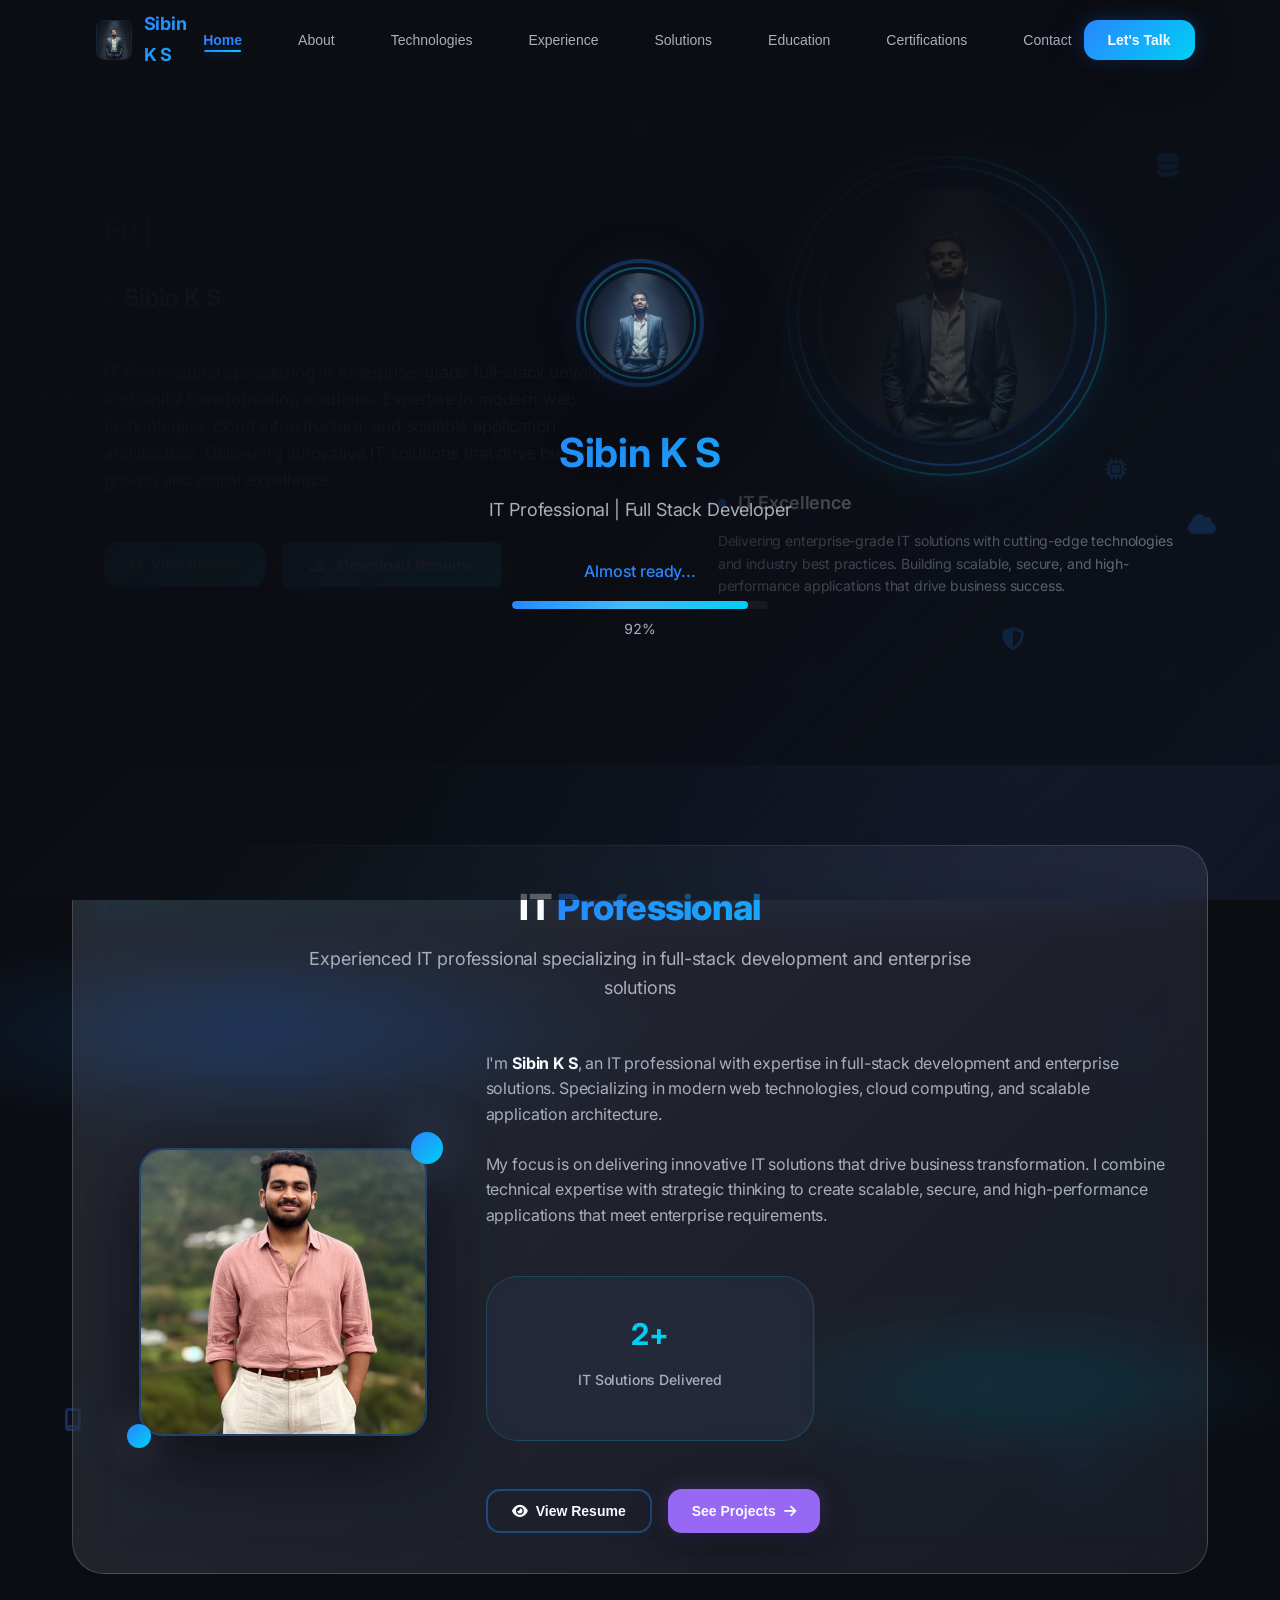
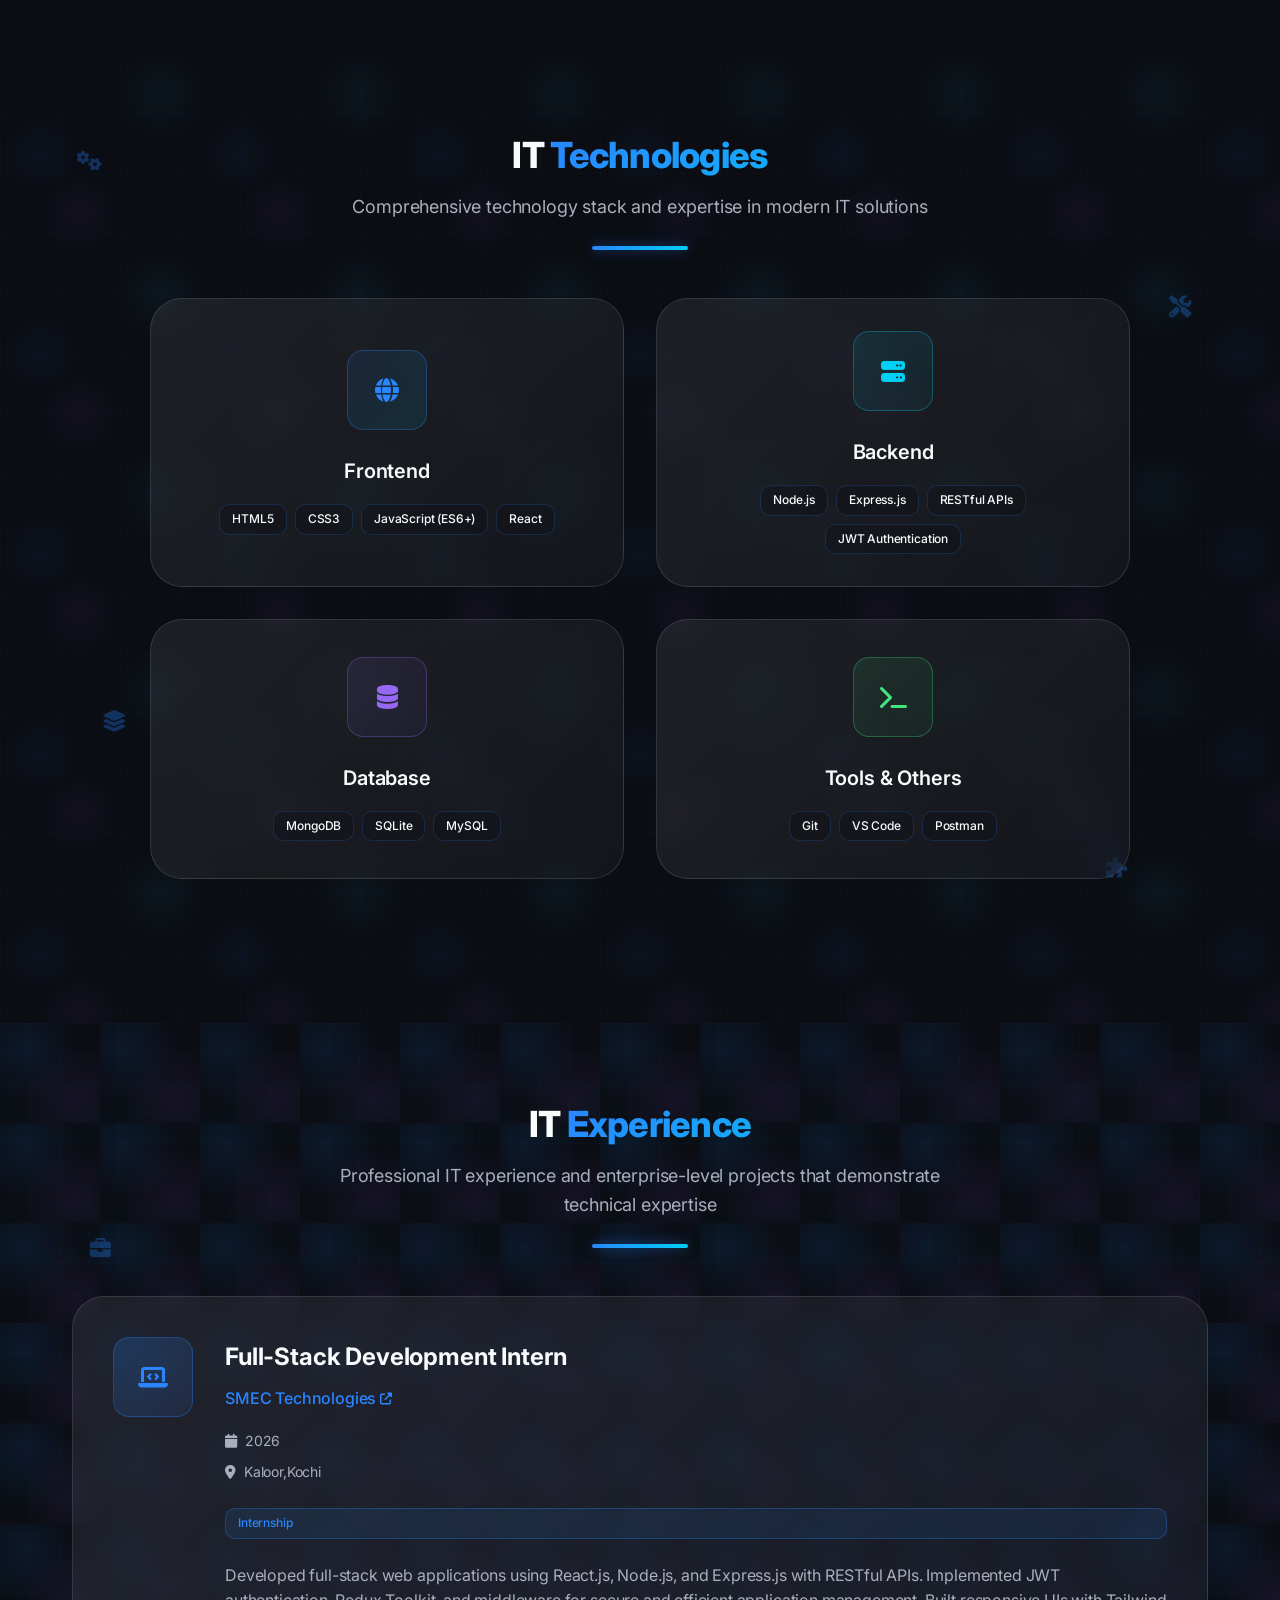
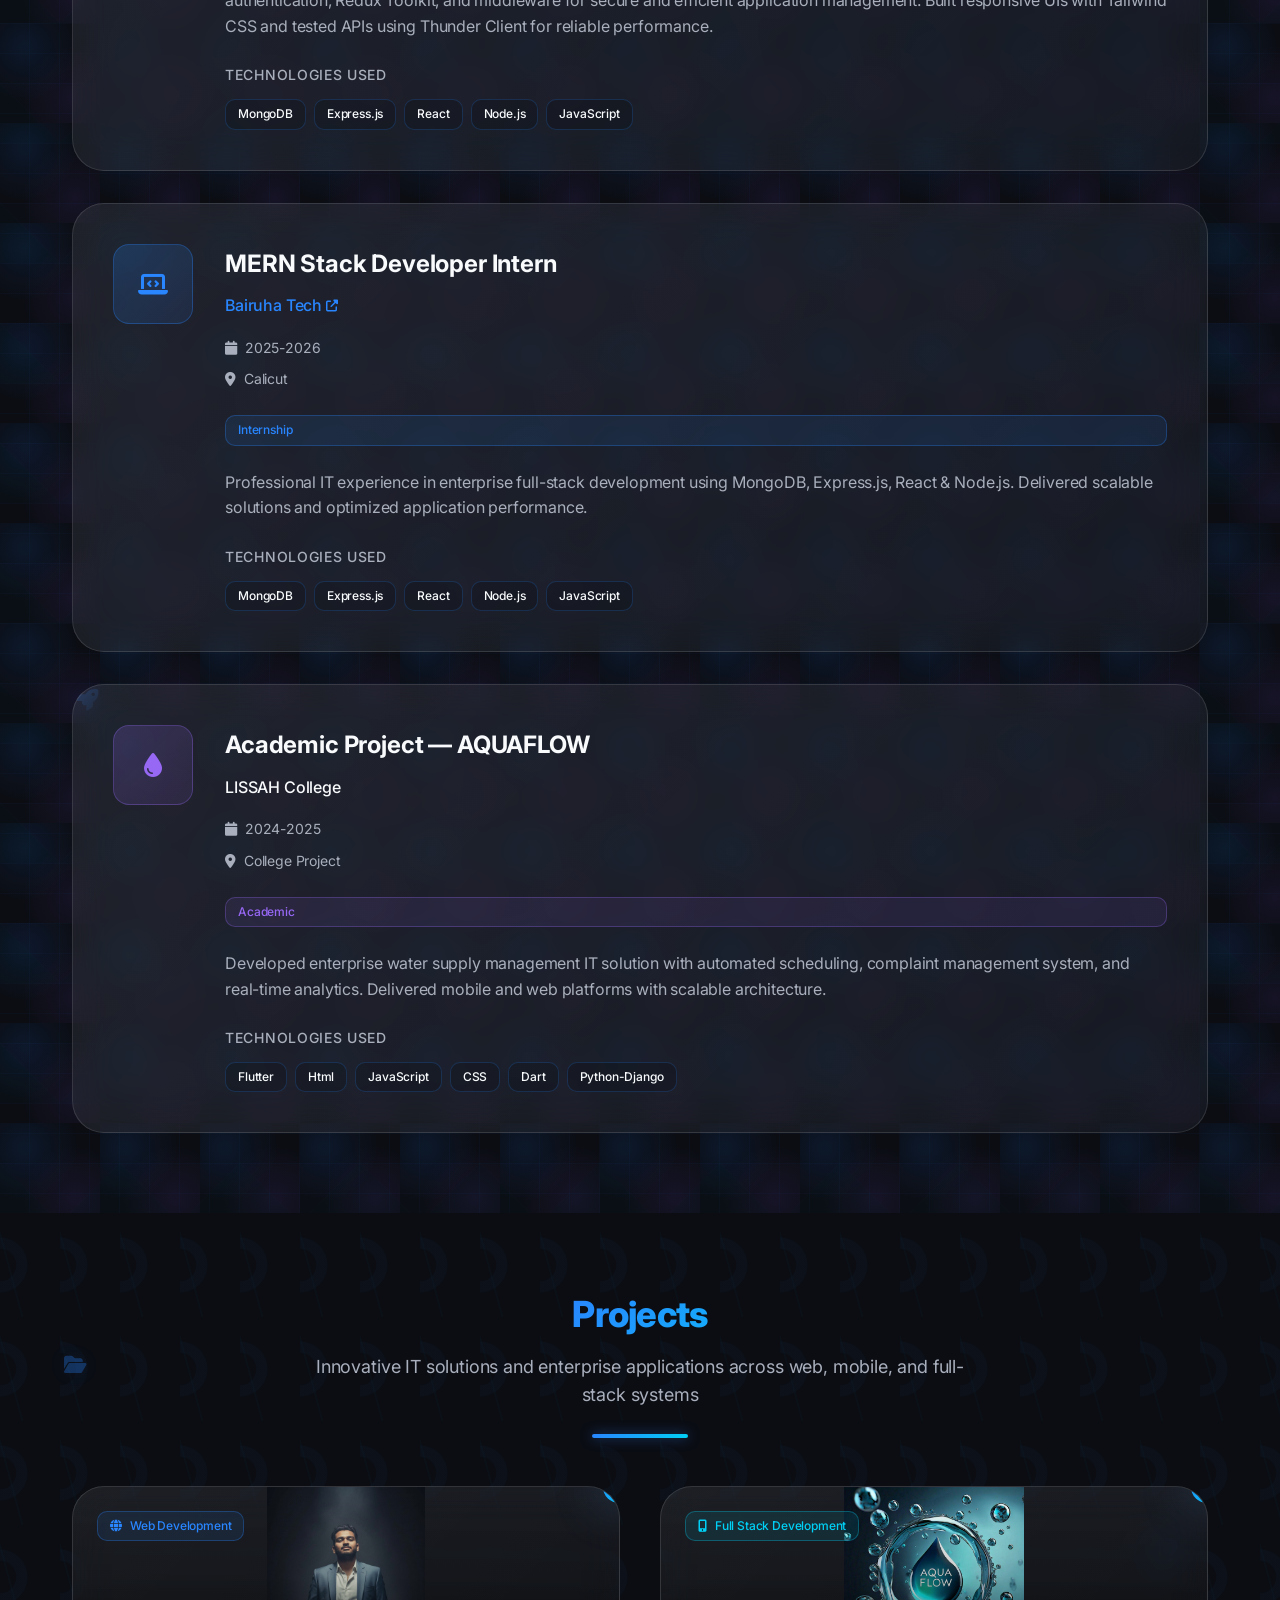
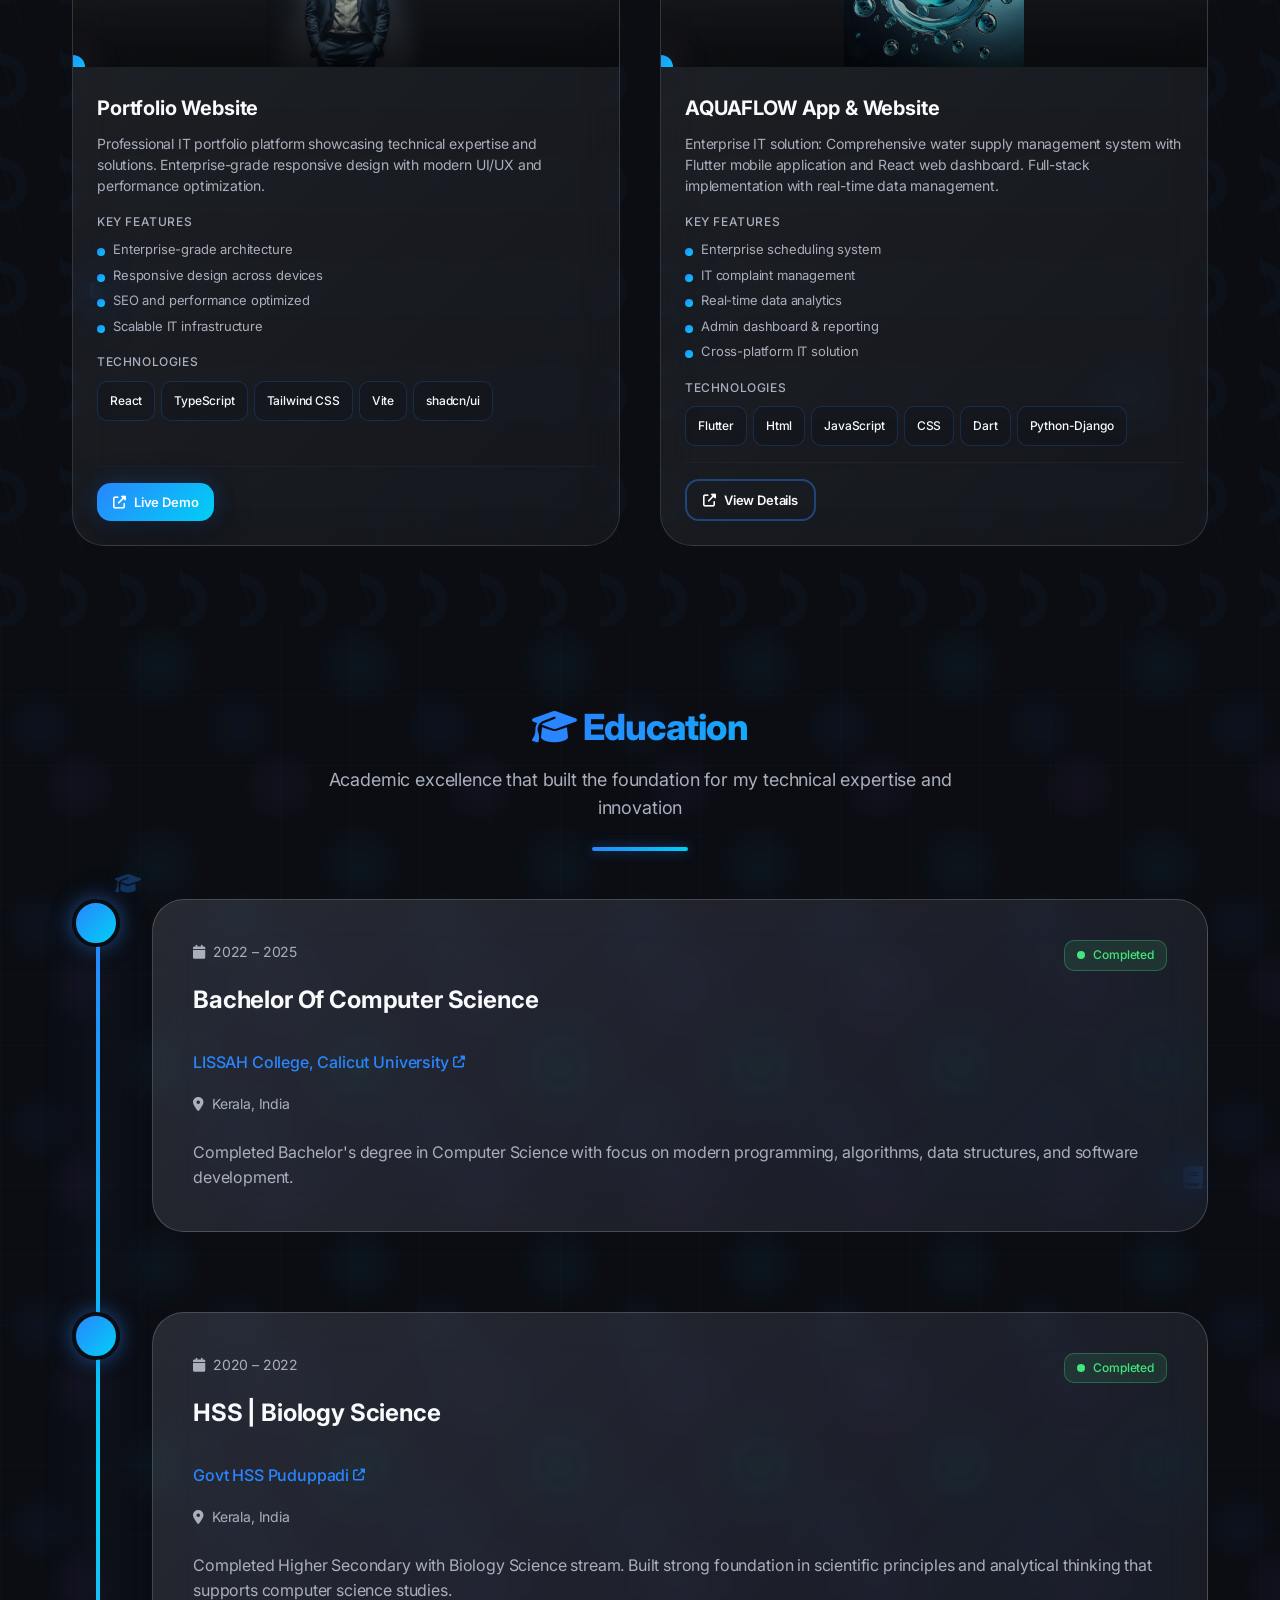
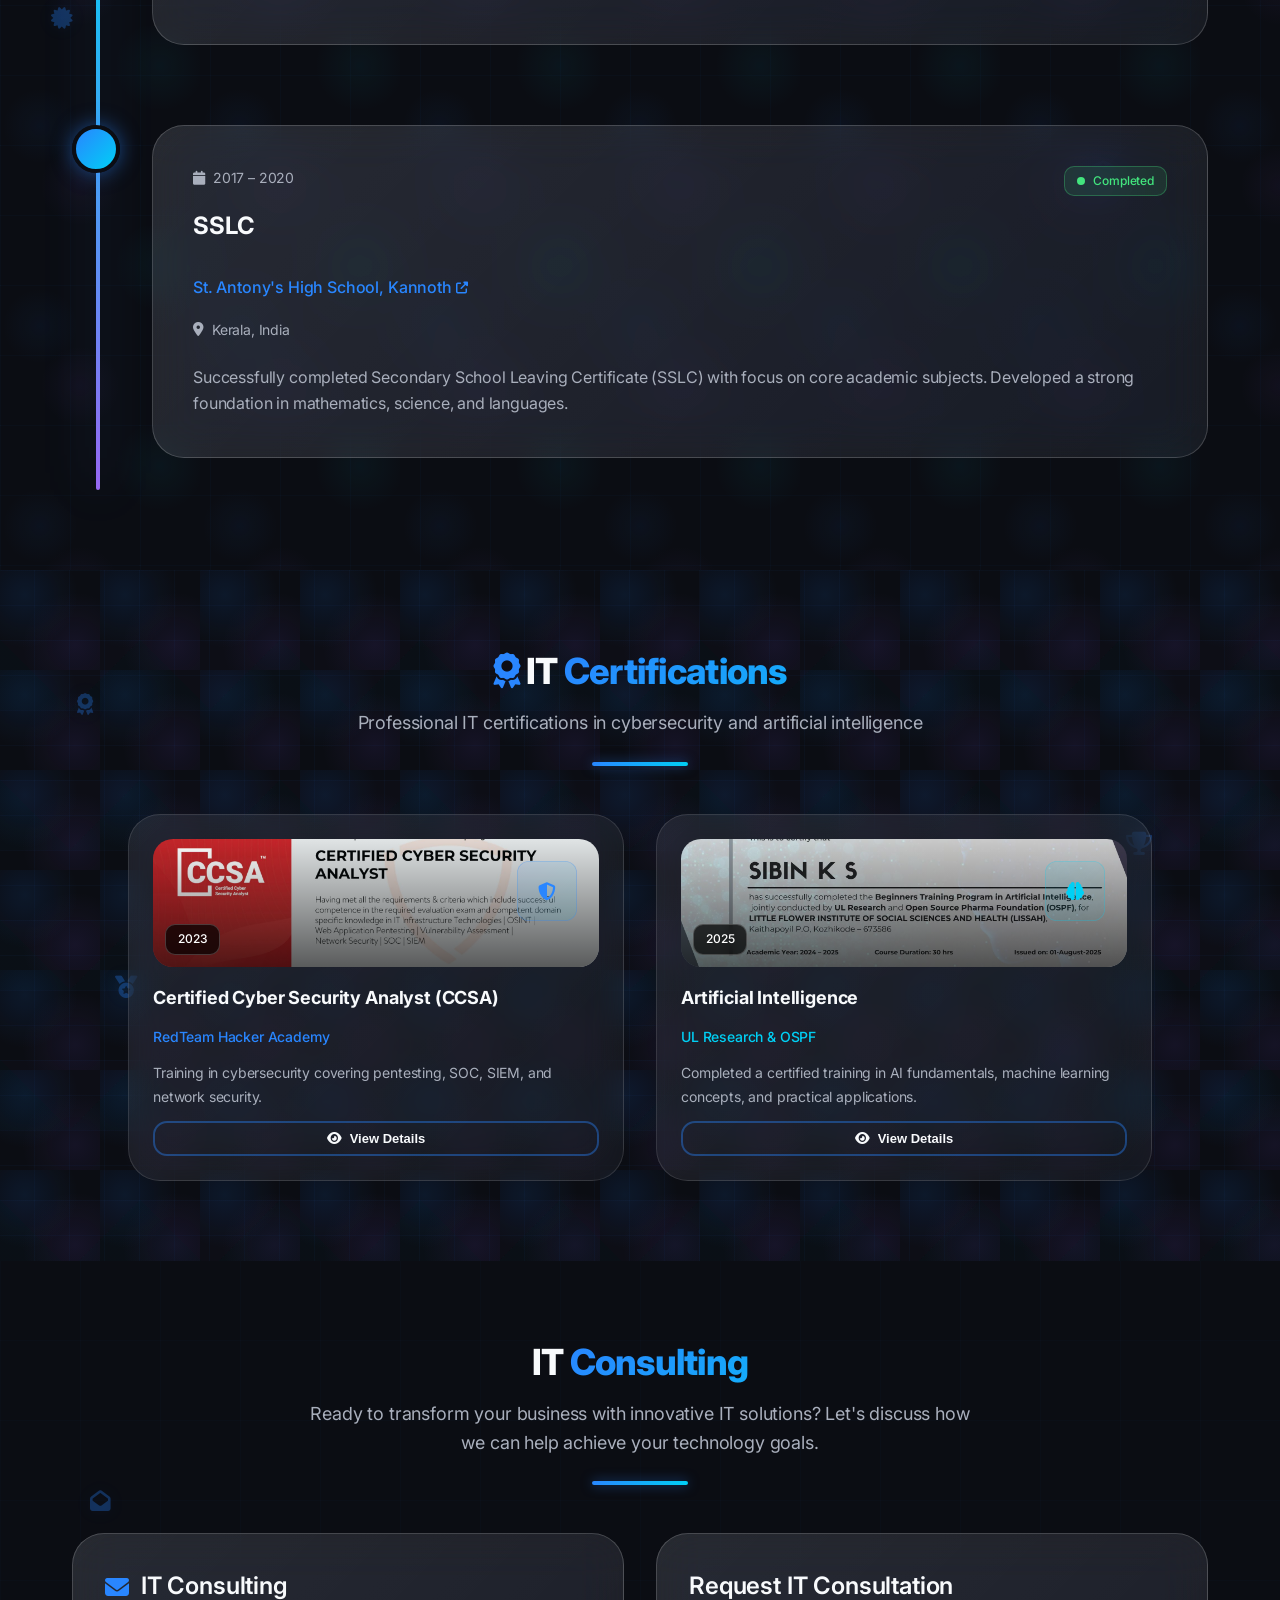
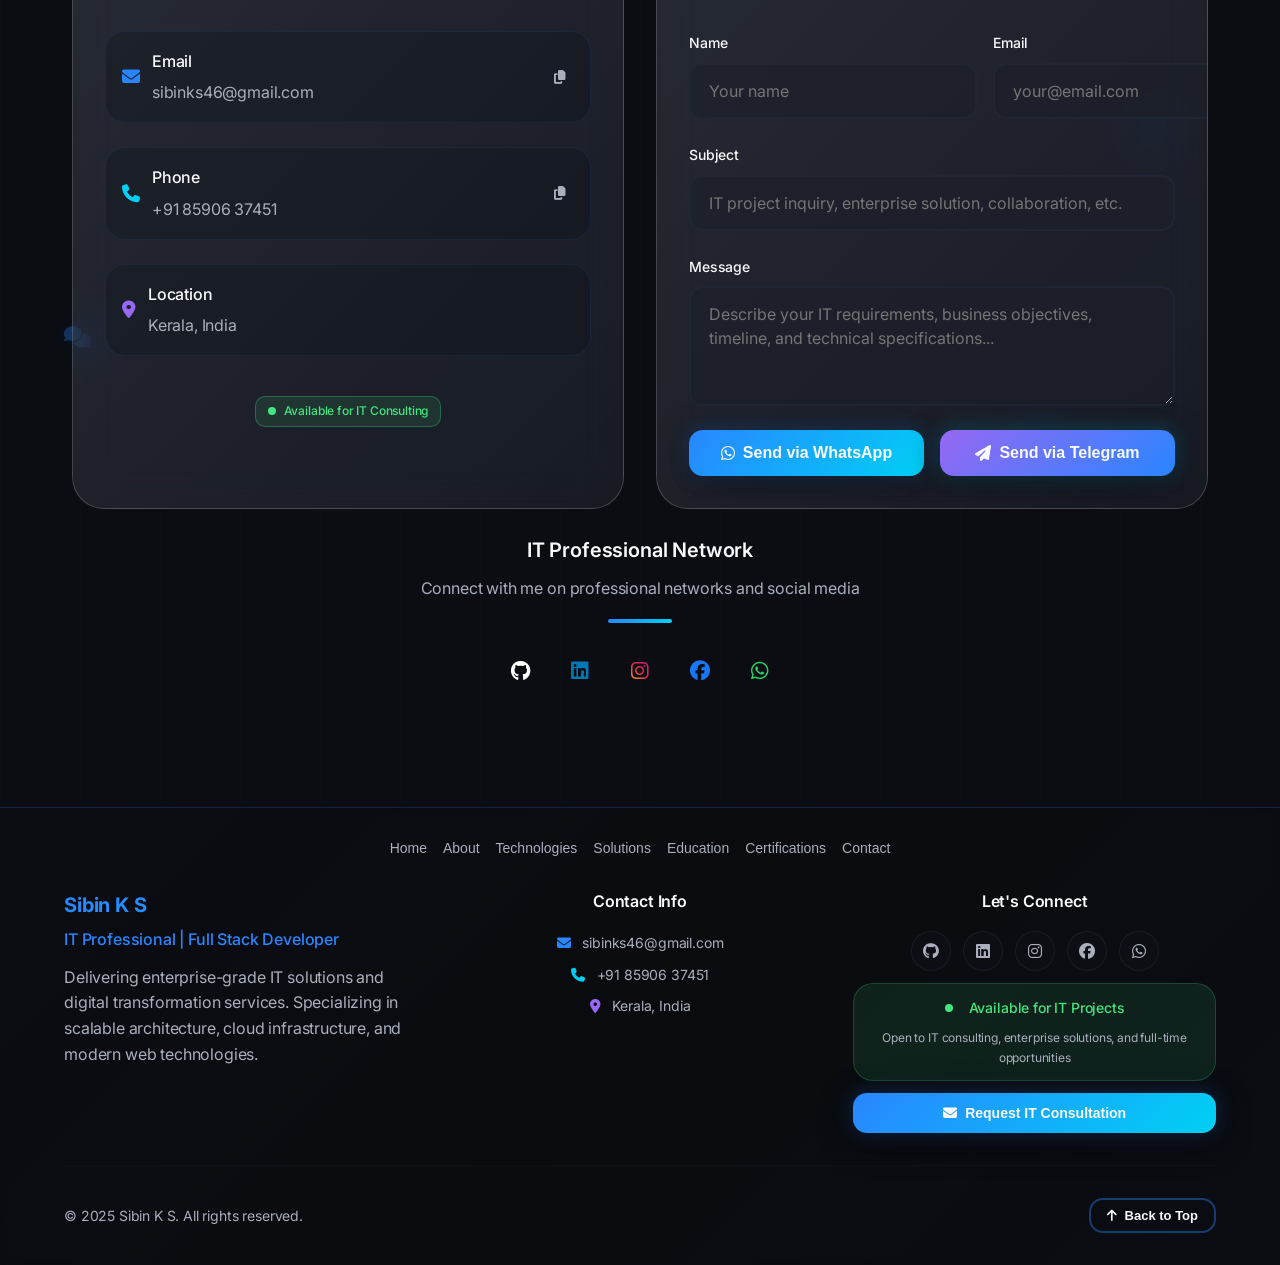
<file: public/index.html>
<!DOCTYPE html>
<html lang="en">
<head>
    <meta charset="UTF-8">
    <meta name="viewport" content="width=device-width, initial-scale=1.0, maximum-scale=5.0, user-scalable=yes">
    <title>Sibin K S — IT Professional Portfolio | Full Stack Developer</title>
    <meta name="description" content="IT Professional Portfolio of Sibin K S – Full Stack Developer specializing in enterprise solutions, digital transformation, and modern web technologies.">
    <meta name="keywords" content="Sibin KS, IT Professional, Full Stack Developer, Enterprise Solutions, IT Consulting, Digital Transformation, Web Developer, MERN Stack">
    <meta name="author" content="Sibin K S">
    <meta name="robots" content="index, follow">
    
    <meta property="og:title" content="Sibin K S - IT Professional Portfolio | Full Stack Developer">
    <meta property="og:description" content="Explore IT solutions, technologies, certifications, and enterprise projects of IT Professional Sibin K S.">
    <meta property="og:type" content="website">
    
    <link rel="preconnect" href="https://fonts.googleapis.com">
    <link rel="preconnect" href="https://fonts.gstatic.com" crossorigin>
    <link href="https://fonts.googleapis.com/css2?family=Inter:wght@300;400;500;600;700;800;900&display=swap" rel="stylesheet">
    <link rel="stylesheet" href="https://cdnjs.cloudflare.com/ajax/libs/font-awesome/6.4.2/css/all.min.css">
    <link rel="stylesheet" href="styles.css">
</head>
<body>
    <!-- Loading Screen -->
    <div id="loading-screen" class="loading-screen">
        <div class="loading-content">
            <div class="loading-profile">
                <div class="loading-ring loading-ring-1"></div>
                <div class="loading-ring loading-ring-2"></div>
                <img src="src/assets/profile-avatar.jpg" alt="Sibin K S" class="loading-img">
                <div class="loading-glow"></div>
            </div>
            <div class="loading-name">
                <h1 class="gradient-text">Sibin K S</h1>
                <p class="loading-subtitle">IT Professional | Full Stack Developer</p>
            </div>
            <div class="loading-progress">
                <p class="loading-text" id="loading-text">Initializing...</p>
                <div class="progress-bar">
                    <div class="progress-fill" id="progress-fill"></div>
                </div>
                <p class="progress-percent" id="progress-percent">0%</p>
            </div>
        </div>
    </div>

    <!-- Navigation -->
    <nav id="navigation" class="navigation">
        <div class="container">
            <div class="nav-content">
                <div class="nav-brand">
                    <img src="src/assets/profile-avatar.jpg" alt="Sibin K S" class="nav-logo">
                    <div>
                        <h1 class="nav-name gradient-text">Sibin K S</h1>
                    </div>
                </div>
                
                <div class="nav-desktop">
                    <button class="nav-link" data-section="hero">Home</button>
                    <button class="nav-link" data-section="about">About</button>
                    <button class="nav-link" data-section="skills">Technologies</button>
                    <button class="nav-link" data-section="experience">Experience</button>
                    <button class="nav-link" data-section="projects">Solutions</button>
                    <button class="nav-link" data-section="education">Education</button>
                    <button class="nav-link" data-section="certificates">Certifications</button>
                    <button class="nav-link" data-section="contact">Contact</button>
                </div>
                
                <div class="nav-cta-desktop">
                   
                    <button class="btn btn-primary" data-section="contact">Let's Talk</button>
                </div>
                
                <button class="nav-toggle" id="nav-toggle">
                    <i class="fas fa-bars" id="nav-icon"></i>
                </button>
            </div>
        </div>
        
        <div class="nav-mobile" id="nav-mobile">
            <div class="nav-mobile-content">    
                <button class="nav-link mobile" data-section="hero">Home</button>
                <button class="nav-link mobile" data-section="about">About</button>
                <button class="nav-link mobile" data-section="skills">Technologies</button>
                <button class="nav-link mobile" data-section="experience">Experience</button>
                <button class="nav-link mobile" data-section="projects">Projects</button>
                <button class="nav-link mobile" data-section="education">Education</button>
                <button class="nav-link mobile" data-section="certificates">Certifications</button>
                <button class="nav-link mobile" data-section="contact">Contact</button>
            </div>
        </div>
    </nav>

    <!-- Main Content -->
    <main>
        <!-- Hero Section -->
        <section id="hero" class="hero-section">
            <div class="hero-bg"></div>
            <div class="hero-overlay"></div>
            
            <!-- Floating IT Equipment Icons -->
            <div class="floating-equipment">
                <div class="equipment-item equipment-1">
                    <i class="fas fa-server"></i>
                </div>
                <div class="equipment-item equipment-2">
                    <i class="fas fa-database"></i>
                </div>
                <div class="equipment-item equipment-3">
                    <i class="fas fa-code"></i>
                </div>
                <div class="equipment-item equipment-4">
                    <i class="fas fa-cloud"></i>
                </div>
                <div class="equipment-item equipment-5">
                    <i class="fas fa-network-wired"></i>
                </div>
                <div class="equipment-item equipment-6">
                    <i class="fas fa-laptop-code"></i>
                </div>
                <div class="equipment-item equipment-7">
                    <i class="fas fa-microchip"></i>
                </div>
                <div class="equipment-item equipment-8">
                    <i class="fas fa-shield-alt"></i>
                </div>
            </div>
            
            <div class="container">
                <div class="hero-grid">
                    <div class="hero-content">
                        <h1 class="hero-title">
                            <span id="typewriter-text"></span>
                            <span class="typewriter-cursor">|</span>
                        </h1>
                        <div class="hero-name">
                            <span class="hero-bullet"></span>
                            <span>Sibin K S</span>
                        </div>
                        <p class="hero-description">
                            IT Professional specializing in enterprise-grade full-stack development and digital transformation solutions. Expertise in modern web technologies, cloud infrastructure, and scalable application architecture. Delivering innovative IT solutions that drive business growth and digital excellence.
                        </p>
                        <div class="hero-actions">
                            <button class="btn btn-primary" onclick="window.open('src/assets/SIBIN_Resume.pdf', '_blank');">
                                <i class="fas fa-eye"></i> View Resume
                            </button>
                            <button class="btn btn-download" onclick="forceDownloadResume('src/assets/SIBIN_Resume.pdf', event);">
                                <i class="fas fa-download"></i> Download Resume
                            </button>
                        </div>
                        </div>
                        
                    <div class="hero-right">
                        <div class="hero-image-wrapper">
                            <div class="hero-ring hero-ring-1"></div>
                            <div class="hero-ring hero-ring-2"></div>
                            <img src="src/assets/profile-avatar.jpg" alt="Sibin K S" class="hero-profile-img">
                        </div>
                        <div class="hero-stats-section">
                            <div class="stats-title">
                                <span class="hero-bullet"></span>
                                <span>IT Excellence</span>
                    </div>
                            <p class="stats-description">
                                Delivering enterprise-grade IT solutions with cutting-edge technologies and industry best practices. Building scalable, secure, and high-performance applications that drive business success.
                            </p>
                            
                    </div>
                </div>
            </div>
                </div>
            </div>
        </section>

        <!-- About Section -->
        <section id="about" class="about-section">
            <div class="floating-equipment">
                <div class="equipment-item equipment-9"><i class="fas fa-code-branch"></i></div>
                <div class="equipment-item equipment-10"><i class="fas fa-terminal"></i></div>
                <div class="equipment-item equipment-11"><i class="fas fa-mobile-alt"></i></div>
                <div class="equipment-item equipment-12"><i class="fas fa-globe"></i></div>
            </div>
            <div class="container">
                <div class="section-card">
                    <div class="section-header">
                        <h2 class="section-title">IT <span class="gradient-text">Professional</span></h2>
                        <p class="section-subtitle">Experienced IT professional specializing in full-stack development and enterprise solutions</p>
                    </div>
                    
                    <div class="about-grid">
                        <div class="about-image">
                            <div class="image-wrapper">
                                <img src="src/assets/sibin.jpeg" alt="Sibin K S Profile" class="about-img">
                                <div class="image-overlay"></div>
                                <div class="floating-dot floating-dot-1"></div>
                                <div class="floating-dot floating-dot-2"></div>
                            </div>
                        </div>
                        
                        <div class="about-content">
                            <p class="about-text">
                                I'm <strong>Sibin K S</strong>, an IT professional with expertise in full-stack development and enterprise solutions. Specializing in modern web technologies, cloud computing, and scalable application architecture.
                            </p>
                            <p class="about-text">
                                My focus is on delivering innovative IT solutions that drive business transformation. I combine technical expertise with strategic thinking to create scalable, secure, and high-performance applications that meet enterprise requirements.
                            </p>
                            
                            <div class="stats-grid">
                                <div class="stat-card">
                                    <div class="stat-number">2+</div>
                                    <div class="stat-label">IT Solutions Delivered</div>
                                    <div class="stat-bar"></div>
                                </div>
                            </div>
                            
                            <div class="about-actions">
                                <button class="btn btn-outline" onclick="window.open('src/assets/SIBIN_Resume.pdf', '_blank');">
                                    <i class="fas fa-eye"></i> View Resume
                                </button>
                                <button class="btn btn-accent" data-section="projects">
                                    See Projects <i class="fas fa-arrow-right"></i>
                                </button>
                            </div>
                        </div>
                    </div>
                </div>
            </div>
        </section>

        <!-- Skills Section -->
        <section id="skills" class="skills-section">
            <div class="floating-equipment">
                <div class="equipment-item equipment-13"><i class="fas fa-cogs"></i></div>
                <div class="equipment-item equipment-14"><i class="fas fa-tools"></i></div>
                <div class="equipment-item equipment-15"><i class="fas fa-layer-group"></i></div>
                <div class="equipment-item equipment-16"><i class="fas fa-puzzle-piece"></i></div>
            </div>
            <div class="container">
                <div class="section-header">
                    <h2 class="section-title">IT <span class="gradient-text">Technologies</span></h2>
                    <p class="section-subtitle">Comprehensive technology stack and expertise in modern IT solutions</p>
                    <div class="title-divider"></div>
                </div>

                <div class="skills-grid">
                    <div class="skill-category">
                        <div class="skill-hexagon skill-hex-primary">
                            <i class="fas fa-globe"></i>
                        </div>
                        <h3 class="skill-category-title">Frontend</h3>
                        <div class="skill-badges">
                            <span class="badge">HTML5</span>
                            <span class="badge">CSS3</span>
                            <span class="badge">JavaScript (ES6+)</span>
                            <span class="badge">React</span>
                        </div>
                    </div>

                    <div class="skill-category">
                        <div class="skill-hexagon skill-hex-secondary">
                            <i class="fas fa-server"></i>
                        </div>
                        <h3 class="skill-category-title">Backend</h3>
                        <div class="skill-badges">
                            <span class="badge">Node.js</span>
                            <span class="badge">Express.js</span>
                            <span class="badge">RESTful APIs</span>
                            <span class="badge">JWT Authentication</span>
                        </div>
                    </div>

                    <div class="skill-category">
                        <div class="skill-hexagon skill-hex-accent">
                            <i class="fas fa-database"></i>
                        </div>
                        <h3 class="skill-category-title">Database</h3>
                        <div class="skill-badges">
                            <span class="badge">MongoDB</span>
                            <span class="badge">SQLite</span>
                            <span class="badge">MySQL</span>
                        </div>
                    </div>

                    <div class="skill-category">
                        <div class="skill-hexagon skill-hex-success">
                            <i class="fas fa-terminal"></i>
                        </div>
                        <h3 class="skill-category-title">Tools &amp; Others</h3>
                        <div class="skill-badges">
                            <span class="badge">Git</span>
                            <span class="badge">VS Code</span>
                            <span class="badge">Postman</span>
                        </div>
                    </div>
                </div>
            </div>
        </section>

        <!-- Experience Section -->
        <section id="experience" class="experience-section">
            <div class="floating-equipment">
                <div class="equipment-item equipment-17"><i class="fas fa-briefcase"></i></div>
                <div class="equipment-item equipment-18"><i class="fas fa-project-diagram"></i></div>
                <div class="equipment-item equipment-19"><i class="fas fa-rocket"></i></div>
                <div class="equipment-item equipment-20"><i class="fas fa-chart-line"></i></div>
            </div>
            <div class="container">
                <div class="section-header">
                    <h2 class="section-title">IT <span class="gradient-text">Experience</span></h2>
                    <p class="section-subtitle">Professional IT experience and enterprise-level projects that demonstrate technical expertise</p>
                    <div class="title-divider"></div>
                </div>
                
                <div class="experiences">
                    <div class="experience-card">
                        <div class="experience-icon experience-icon-primary">
                            <i class="fas fa-laptop-code"></i>
                        </div>
                        <div class="experience-content">
                            <div class="experience-header">
                                <div>
                                    <h3 class="experience-title">Full-Stack Development Intern

                                    </h3>
                                    <div class="experience-company">
                                        <a href="https://smectechnologies.co.in/" target="_blank" class="company-link">
                                            SMEC Technologies <i class="fas fa-external-link-alt"></i>
                                        </a>
                                    </div>
                                </div>
                                <div class="experience-meta">
                                    <div class="meta-item">
                                        <i class="fas fa-calendar"></i>
                                        <span>2026</span>
                                    </div>
                                    <div class="meta-item">
                                        <i class="fas fa-map-marker-alt"></i>
                                        <span>Kaloor,Kochi</span>
                                    </div>
                                </div>
                            </div>
                            <span class="badge badge-primary">Internship</span>
                            <p class="experience-desc">Developed full-stack web applications using React.js, Node.js, and Express.js with RESTful APIs.
Implemented JWT authentication, Redux Toolkit, and middleware for secure and efficient application management.
Built responsive UIs with Tailwind CSS and tested APIs using Thunder Client for reliable performance.</p>
                            <div class="experience-skills">
                                <h4 class="skills-label">Technologies Used</h4>
                                <div class="skill-tags">
                                    <span class="badge badge-outline">MongoDB</span>
                                    <span class="badge badge-outline">Express.js</span>
                                    <span class="badge badge-outline">React</span>
                                    <span class="badge badge-outline">Node.js</span>
                                    <span class="badge badge-outline">JavaScript</span>
                                </div>
                            </div>
                        </div>
                    </div>
                    <div class="experience-card">
                        <div class="experience-icon experience-icon-primary">
                            <i class="fas fa-laptop-code"></i>
                        </div>
                        <div class="experience-content">
                            <div class="experience-header">
                                <div>
                                    <h3 class="experience-title">MERN Stack Developer Intern</h3>
                                    <div class="experience-company">
                                        <a href="https://bairuhatech.com/" target="_blank" class="company-link">
                                            Bairuha Tech <i class="fas fa-external-link-alt"></i>
                                        </a>
                                    </div>
                                </div>
                                <div class="experience-meta">
                                    <div class="meta-item">
                                        <i class="fas fa-calendar"></i>
                                        <span>2025-2026</span>
                                    </div>
                                    <div class="meta-item">
                                        <i class="fas fa-map-marker-alt"></i>
                                        <span>Calicut</span>
                                    </div>
                                </div>
                            </div>
                            <span class="badge badge-primary">Internship</span>
                            <p class="experience-desc">Professional IT experience in enterprise full-stack development using MongoDB, Express.js, React & Node.js. Delivered scalable solutions and optimized application performance.</p>
                            <div class="experience-skills">
                                <h4 class="skills-label">Technologies Used</h4>
                                <div class="skill-tags">
                                    <span class="badge badge-outline">MongoDB</span>
                                    <span class="badge badge-outline">Express.js</span>
                                    <span class="badge badge-outline">React</span>
                                    <span class="badge badge-outline">Node.js</span>
                                    <span class="badge badge-outline">JavaScript</span>
                                </div>
                            </div>
                        </div>
                    </div>
                    
                    
                    
                    <div class="experience-card">
                        <div class="experience-icon experience-icon-accent">
                            <i class="fas fa-tint"></i>
                        </div>
                        <div class="experience-content">
                            <div class="experience-header">
                                <div>
                                    <h3 class="experience-title">Academic Project — AQUAFLOW</h3>
                                    <div class="experience-company">
                                        <span class="company-name">LISSAH College</span>
                                    </div>
                                </div>
                                <div class="experience-meta">
                                    <div class="meta-item">
                                        <i class="fas fa-calendar"></i>
                                        <span>2024-2025</span>
                                    </div>
                                    <div class="meta-item">
                                        <i class="fas fa-map-marker-alt"></i>
                                        <span>College Project</span>
                                    </div>
                                </div>
                            </div>
                            <span class="badge badge-accent">Academic</span>
                            <p class="experience-desc">Developed enterprise water supply management IT solution with automated scheduling, complaint management system, and real-time analytics. Delivered mobile and web platforms with scalable architecture.</p>
                            <div class="experience-skills">
                                <h4 class="skills-label">Technologies Used</h4>
                                <div class="skill-tags">
                                    <span class="badge badge-outline">Flutter</span>
                                    <span class="badge badge-outline">Html</span>
                                    <span class="badge badge-outline">JavaScript</span>
                                    <span class="badge badge-outline">CSS</span>
                                    <span class="badge badge-outline">Dart</span>
                                    <span class="badge badge-outline">Python-Django</span>
                                </div>
                            </div>
                        </div>
                    </div>
                </div>
            </div>
        </section>

        <!-- Projects Section -->
        <section id="projects" class="projects-section">
            <div class="floating-equipment">
                <div class="equipment-item equipment-21"><i class="fas fa-folder-open"></i></div>
                <div class="equipment-item equipment-22"><i class="fas fa-lightbulb"></i></div>
                <div class="equipment-item equipment-23"><i class="fas fa-cube"></i></div>
                <div class="equipment-item equipment-24"><i class="fas fa-sitemap"></i></div>
            </div>
            <div class="container">
                <div class="section-header">
                    <h2 class="section-title"> <span class="gradient-text">Projects </span></h2>
                    <p class="section-subtitle">Innovative IT solutions and enterprise applications across web, mobile, and full-stack systems</p>
                    <div class="title-divider"></div>
                </div>
                
                <div class="projects-grid">
                    <div class="project-card">
                        <div class="project-image">
                            <img src="src/assets/profile-avatar.jpg" alt="Portfolio Website">
                            <div class="project-overlay"></div>
                            <span class="project-category badge badge-primary">
                                <i class="fas fa-globe"></i> Web Development
                            </span>
                            <div class="floating-dot floating-dot-1"></div>
                            <div class="floating-dot floating-dot-2"></div>
                        </div>
                        <div class="project-content">
                            <h3 class="project-title">Portfolio Website</h3>
                            <p class="project-desc">Professional IT portfolio platform showcasing technical expertise and solutions. Enterprise-grade responsive design with modern UI/UX and performance optimization.</p>
                            <div class="project-features">
                                <h4 class="features-label">Key Features</h4>
                                <ul class="features-list">
                                <li><span class="feature-dot"></span> Enterprise-grade architecture</li>
                                <li><span class="feature-dot"></span> Responsive design across devices</li>
                                <li><span class="feature-dot"></span> SEO and performance optimized</li>
                                <li><span class="feature-dot"></span> Scalable IT infrastructure</li>
                                </ul>
                            </div>
                            <div class="project-tech">
                                <h4 class="tech-label">Technologies</h4>
                                <div class="tech-tags">
                                    <span class="badge badge-outline">React</span>
                                    <span class="badge badge-outline">TypeScript</span>
                                    <span class="badge badge-outline">Tailwind CSS</span>
                                    <span class="badge badge-outline">Vite</span>
                                    <span class="badge badge-outline">shadcn/ui</span>
                                </div>
                            </div>
                            <div class="project-actions">
                                <a href="#" onclick="window.open(window.location.href, '_blank'); return false;" class="btn btn-primary btn-sm">
                                    <i class="fas fa-external-link-alt"></i> Live Demo
                                </a>
                            </div>
                        </div>
                    </div>
                    
                    <div class="project-card">
                        <div class="project-image">
                            <img src="src/assets/logo.jpg" alt="AQUAFLOW App & Website">
                            <div class="project-overlay"></div>
                            <span class="project-category badge badge-secondary">
                                <i class="fas fa-mobile-alt"></i> Full Stack Development
                            </span>
                            <div class="floating-dot floating-dot-1"></div>
                            <div class="floating-dot floating-dot-2"></div>
                        </div>
                        <div class="project-content">
                            <h3 class="project-title">AQUAFLOW App & Website</h3>
                            <p class="project-desc">Enterprise IT solution: Comprehensive water supply management system with Flutter mobile application and React web dashboard. Full-stack implementation with real-time data management.</p>
                            <div class="project-features">
                                <h4 class="features-label">Key Features</h4>
                                <ul class="features-list">
                                <li><span class="feature-dot"></span> Enterprise scheduling system</li>
                                <li><span class="feature-dot"></span> IT complaint management</li>
                                <li><span class="feature-dot"></span> Real-time data analytics</li>
                                <li><span class="feature-dot"></span> Admin dashboard & reporting</li>
                                <li><span class="feature-dot"></span> Cross-platform IT solution</li>
                                </ul>
                            </div>
                            <div class="project-tech">
                                <h4 class="tech-label">Technologies</h4>
                                <div class="tech-tags">
                                    <span class="badge badge-outline">Flutter</span>
                                    <span class="badge badge-outline">Html</span>
                                    <span class="badge badge-outline">JavaScript</span>
                                    <span class="badge badge-outline">CSS</span>
                                    <span class="badge badge-outline">Dart</span>
                                    <span class="badge badge-outline">Python-Django</span>
                                </div>
                            </div>
                            <div class="project-actions">
                                <a href="src/assets/aqua flow.pdf" target="_blank" class="btn btn-outline btn-sm">
                                    <i class="fas fa-external-link-alt"></i> View Details
                                </a>
                            </div>
                        </div>
                    </div>
                    
                    
                </div>
            </div>
        </section>

        <!-- Education Section -->
        <section id="education" class="education-section">
            <div class="floating-equipment">
                <div class="equipment-item equipment-25"><i class="fas fa-graduation-cap"></i></div>
                <div class="equipment-item equipment-26"><i class="fas fa-book"></i></div>
                <div class="equipment-item equipment-27"><i class="fas fa-certificate"></i></div>
                <div class="equipment-item equipment-28"><i class="fas fa-university"></i></div>
            </div>
            <div class="container">
                <div class="section-header">
                    <h2 class="section-title">
                        <i class="fas fa-graduation-cap text-primary"></i>
                        <span class="gradient-text">Education</span>
                    </h2>
                    <p class="section-subtitle">Academic excellence that built the foundation for my technical expertise and innovation</p>
                    <div class="title-divider"></div>
                </div>
                
                <div class="timeline">
                    <div class="timeline-line"></div>
                    <div class="timeline-items">
                        <div class="timeline-item">
                            <div class="timeline-dot"></div>
                            <div class="timeline-content">
                                <div class="section-card education-card" data-education-url="https://lissah.ac.in/">
                                    <div class="timeline-header">
                                        <div class="timeline-main">
                                            <div class="timeline-meta">
                                                <i class="fas fa-calendar"></i>
                                                <span>2022 – 2025</span>
                                            </div>
                                            <h3 class="timeline-title">Bachelor Of Computer Science</h3>
                                            <div class="timeline-institution">
                                                <a href="https://lissah.ac.in/" target="_blank" class="institution-link" onclick="event.stopPropagation();">
                                                    LISSAH College, Calicut University <i class="fas fa-external-link-alt"></i>
                                                </a>
                                            </div>
                                            <div class="timeline-location">
                                                <i class="fas fa-map-marker-alt"></i>
                                                <span>Kerala, India</span>
                                            </div>
                                        </div>
                                        <span class="badge badge-success">
                                            <span class="status-dot"></span> Completed
                                        </span>
                                    </div>
                                    <p class="timeline-desc">Completed Bachelor's degree in Computer Science with focus on modern programming, algorithms, data structures, and software development.</p>
                                </div>
                            </div>
                        </div>
                        
                        <div class="timeline-item">
                            <div class="timeline-dot"></div>
                            <div class="timeline-content">
                                <div class="section-card education-card" data-education-url="https://schools.org.in/kozhikode/32040300502/ghss-puduppadi.html">
                                    <div class="timeline-header">
                                        <div class="timeline-main">
                                            <div class="timeline-meta">
                                                <i class="fas fa-calendar"></i>
                                                <span>2020 – 2022</span>
                                            </div>
                                            <h3 class="timeline-title">HSS | Biology Science</h3>
                                            <div class="timeline-institution">
                                                <a href="https://schools.org.in/kozhikode/32040300502/ghss-puduppadi.html" target="_blank" class="institution-link" onclick="event.stopPropagation();">
                                                    Govt HSS Puduppadi <i class="fas fa-external-link-alt"></i>
                                                </a>
                                            </div>
                                            <div class="timeline-location">
                                                <i class="fas fa-map-marker-alt"></i>
                                                <span>Kerala, India</span>
                                            </div>
                                        </div>
                                        <span class="badge badge-success">
                                            <span class="status-dot"></span> Completed
                                        </span>
                                    </div>
                                    <p class="timeline-desc">Completed Higher Secondary with Biology Science stream. Built strong foundation in scientific principles and analytical thinking that supports computer science studies.</p>
                                </div>
                            </div>
                        </div>
                        
                        <div class="timeline-item">
                            <div class="timeline-dot"></div>
                            <div class="timeline-content">
                                <div class="section-card education-card" data-education-url="https://schools.org.in/kozhikode/32040301001/st-antony-s-h-s-kannoth.html#google_vignette">
                                    <div class="timeline-header">
                                        <div class="timeline-main">
                                            <div class="timeline-meta">
                                                <i class="fas fa-calendar"></i>
                                                <span>2017 – 2020</span>
                                            </div>
                                            <h3 class="timeline-title">SSLC</h3>
                                            <div class="timeline-institution">
                                                <a href="https://schools.org.in/kozhikode/32040301001/st-antony-s-h-s-kannoth.html#google_vignette" target="_blank" class="institution-link" onclick="event.stopPropagation();">
                                                    St. Antony's High School, Kannoth <i class="fas fa-external-link-alt"></i>
                                                </a>
                                            </div>
                                            <div class="timeline-location">
                                                <i class="fas fa-map-marker-alt"></i>
                                                <span>Kerala, India</span>
                                            </div>
                                        </div>
                                        <span class="badge badge-success">
                                            <span class="status-dot"></span> Completed
                                        </span>
                                    </div>
                                    <p class="timeline-desc">Successfully completed Secondary School Leaving Certificate (SSLC) with focus on core academic subjects. Developed a strong foundation in mathematics, science, and languages.</p>
                                </div>
                            </div>
                        </div>
                    </div>
                </div>
            </div>
        </section>

        <!-- Certificates Section -->
        <section id="certificates" class="certificates-section">
            <div class="floating-equipment">
                <div class="equipment-item equipment-29"><i class="fas fa-award"></i></div>
                <div class="equipment-item equipment-30"><i class="fas fa-trophy"></i></div>
                <div class="equipment-item equipment-31"><i class="fas fa-medal"></i></div>
                <div class="equipment-item equipment-32"><i class="fas fa-star"></i></div>
            </div>
            <div class="container">
                <div class="section-header">
                    <h2 class="section-title">
                        <i class="fas fa-award text-primary"></i>
                        IT <span class="gradient-text">Certifications</span>
                    </h2>
                    <p class="section-subtitle">Professional IT certifications in cybersecurity and artificial intelligence</p>
                    <div class="title-divider"></div>
                </div>
                
                <div class="certificates-grid">
                    <div class="certificate-card" data-certificate="ccsa">
                        <div class="certificate-image">
                            <img src="src/assets/ccsa.jpg" alt="Certified Cyber Security Analyst">
                            <div class="certificate-overlay"></div>
                            <div class="certificate-icon skill-hexagon skill-hex-primary">
                                <i class="fas fa-shield-alt"></i>
                            </div>
                            <span class="certificate-year badge">2023</span>
                        </div>
                        <div class="certificate-content">
                            <h3 class="certificate-title">Certified Cyber Security Analyst (CCSA)</h3>
                            <p class="certificate-issuer text-primary">RedTeam Hacker Academy</p>
                            <p class="certificate-desc">Training in cybersecurity covering pentesting, SOC, SIEM, and network security.</p>
                            <button class="btn btn-outline btn-sm btn-full" onclick="event.stopPropagation(); openCertificateModal('ccsa')">
                                <i class="fas fa-eye"></i> View Details
                            </button>
                        </div>
                    </div>
                    
                    <div class="certificate-card" data-certificate="ai">
                        <div class="certificate-image">
                            <img src="src/assets/AI.jpg" alt="Artificial Intelligence">
                            <div class="certificate-overlay"></div>
                            <div class="certificate-icon skill-hexagon skill-hex-secondary">
                                <i class="fas fa-brain"></i>
                            </div>
                            <span class="certificate-year badge">2025</span>
                        </div>
                        <div class="certificate-content">
                            <h3 class="certificate-title">Artificial Intelligence</h3>
                            <p class="certificate-issuer text-secondary">UL Research & OSPF</p>
                            <p class="certificate-desc">Completed a certified training in AI fundamentals, machine learning concepts, and practical applications.</p>
                            <button class="btn btn-outline btn-sm btn-full" onclick="event.stopPropagation(); openCertificateModal('ai')">
                                <i class="fas fa-eye"></i> View Details
                            </button>
                        </div>
                    </div>
                </div>
            </div>
        </section>

        <!-- Contact Section -->
        <section id="contact" class="contact-section">
            <div class="floating-equipment">
                <div class="equipment-item equipment-33"><i class="fas fa-envelope-open"></i></div>
                <div class="equipment-item equipment-34"><i class="fas fa-phone-alt"></i></div>
                <div class="equipment-item equipment-35"><i class="fas fa-comments"></i></div>
                <div class="equipment-item equipment-36"><i class="fas fa-paper-plane"></i></div>
            </div>
            <div class="container">
                <div class="section-header">
                    <h2 class="section-title">IT <span class="gradient-text">Consulting</span></h2>
                    <p class="section-subtitle">Ready to transform your business with innovative IT solutions? Let's discuss how we can help achieve your technology goals.</p>
                    <div class="title-divider"></div>
                </div>
                
                <div class="contact-grid">
                    <div class="contact-info-card section-card">
                        <h3 class="contact-info-title">
                            <i class="fas fa-envelope text-primary"></i>
                            IT Consulting
                        </h3>
                        <div class="contact-info-items">
                            <div class="contact-info-item">
                                <div class="info-content">
                                    <i class="fas fa-envelope text-primary"></i>
                                    <div>
                                        <p class="info-label">Email</p>
                                        <a href="mailto:sibinks46@gmail.com" class="info-value">sibinks46@gmail.com</a>
                                    </div>
                                </div>
                                <button class="btn-copy" onclick="copyToClipboard('sibinks46@gmail.com', 'Email')">
                                    <i class="fas fa-copy"></i>
                                </button>
                            </div>
                            
                            <div class="contact-info-item">
                                <div class="info-content">
                                    <i class="fas fa-phone text-secondary"></i>
                                    <div>
                                        <p class="info-label">Phone</p>
                                        <a href="tel:+918590637451" class="info-value">+91 85906 37451</a>
                                    </div>
                                </div>
                                <button class="btn-copy" onclick="copyToClipboard('+91 85906 37451', 'Phone')">
                                    <i class="fas fa-copy"></i>
                                </button>
                            </div>
                            
                            <div class="contact-info-item">
                                <div class="info-content">
                                    <i class="fas fa-map-marker-alt text-accent"></i>
                                    <div>
                                        <p class="info-label">Location</p>
                                        <p class="info-value">Kerala, India</p>
                                    </div>
                                </div>
                            </div>
                            
                            <div class="contact-availability">
                                <span class="badge badge-success">
                                    <span class="status-dot"></span> Available for IT Consulting
                                </span>
                            </div>
                        </div>
                    </div>
                    
                    <div class="contact-form-card section-card">
                        <h3 class="contact-form-title">Request IT Consultation</h3>
                        <form id="contact-form" class="contact-form">
                            <div class="form-row">
                                <div class="form-group">
                                    <label class="form-label">Name</label>
                                    <input type="text" name="name" class="form-input" placeholder="Your name" required>
                                </div>
                                <div class="form-group">
                                    <label class="form-label">Email</label>
                                    <input type="email" name="email" class="form-input" placeholder="your@email.com" required>
                                </div>
                            </div>
                            <div class="form-group">
                                <label class="form-label">Subject</label>
                                <input type="text" name="subject" class="form-input" placeholder="IT project inquiry, enterprise solution, collaboration, etc." required>
                            </div>
                            <div class="form-group">
                                <label class="form-label">Message</label>
                                <textarea name="message" class="form-textarea" placeholder="Describe your IT requirements, business objectives, timeline, and technical specifications..." required></textarea>
                            </div>
                            <div class="form-actions">
                                <button type="button" class="btn btn-primary btn-lg btn-full" onclick="sendViaWhatsApp()">
                                    <i class="fab fa-whatsapp"></i> Send via WhatsApp
                                </button>
                                <button type="button" class="btn btn-secondary btn-lg btn-full" onclick="sendViaTelegram()">
                                    <i class="fas fa-paper-plane"></i> Send via Telegram
                                </button>
                            </div>
                        </form>
                    </div>
                </div>
                
                <div class="social-links-card section-card">
                    <div class="social-header">
                        <h3 class="social-title">IT Professional Network</h3>
                        <p class="social-subtitle">Connect with me on professional networks and social media</p>
                        <div class="social-divider"></div>
                    </div>
                    <div class="social-grid">
                        <a href="https://github.com/sibin-ks" target="_blank" class="social-link">
                            <div class="social-icon-wrapper">
                                <i class="fab fa-github"></i>
                            </div>
                        </a>
                        <a href="https://www.linkedin.com/in/sibin-ks-b84b83384" target="_blank" class="social-link">
                            <div class="social-icon-wrapper">
                                <i class="fab fa-linkedin"></i>
                            </div>
                        </a>
                        <a href="https://instagram.com/_sibin_k_s_" target="_blank" class="social-link">
                            <div class="social-icon-wrapper">
                                <i class="fab fa-instagram"></i>
                            </div>
                        </a>
                        <a href="https://facebook.com/sibin26" target="_blank" class="social-link">
                            <div class="social-icon-wrapper">
                                <i class="fab fa-facebook"></i>
                            </div>
                        </a>
                        <a href="https://wa.me/918590637451" target="_blank" class="social-link">
                            <div class="social-icon-wrapper">
                                <i class="fab fa-whatsapp"></i>
                            </div>
                        </a>
                    </div>
                </div>
            </div>
        </section>
    </main>

    <!-- Footer -->
    <footer class="footer">
        <div class="container">
            <nav class="footer-nav">
                <button class="footer-link" data-section="hero">Home</button>
                <button class="footer-link" data-section="about">About</button>
                <button class="footer-link" data-section="skills">Technologies</button>
                <button class="footer-link" data-section="projects">Solutions</button>
                <button class="footer-link" data-section="education">Education</button>
                <button class="footer-link" data-section="certificates">Certifications</button>
                <button class="footer-link" data-section="contact">Contact</button>
            </nav>
            
            <div class="footer-content">
                <div class="footer-brand">
                    <h3 class="footer-name gradient-text">Sibin K S</h3>
                    <p class="footer-role text-primary">IT Professional | Full Stack Developer</p>
                    <p class="footer-desc">Delivering enterprise-grade IT solutions and digital transformation services. Specializing in scalable architecture, cloud infrastructure, and modern web technologies.</p>
                </div>
                
                <div class="footer-contact">
                    <h4 class="footer-section-title">Contact Info</h4>
                    <div class="footer-contact-items">
                        <a href="mailto:sibinks46@gmail.com" class="footer-contact-item">
                            <i class="fas fa-envelope text-primary"></i>
                            <span>sibinks46@gmail.com</span>
                        </a>
                        <a href="tel:+918590637451" class="footer-contact-item">
                            <i class="fas fa-phone text-secondary"></i>
                            <span>+91 85906 37451</span>
                        </a>
                        <div class="footer-contact-item">
                            <i class="fas fa-map-marker-alt text-accent"></i>
                            <span>Kerala, India</span>
                        </div>
                    </div>
                </div>
                
                <div class="footer-social">
                    <h4 class="footer-section-title">Let's Connect</h4>
                    <div class="footer-social-links">
                        <a href="https://github.com/sibin-ks" target="_blank" class="footer-social-link">
                            <i class="fab fa-github"></i>
                        </a>
                        <a href="https://www.linkedin.com/in/sibin-ks-b84b83384" target="_blank" class="footer-social-link">
                            <i class="fab fa-linkedin"></i>
                        </a>
                        <a href="https://instagram.com/_sibin_k_s_" target="_blank" class="footer-social-link">
                            <i class="fab fa-instagram"></i>
                        </a>
                        <a href="https://facebook.com/sibin26" target="_blank" class="footer-social-link">
                            <i class="fab fa-facebook"></i>
                        </a>
                        <a href="https://wa.me/918590637451" target="_blank" class="footer-social-link">
                            <i class="fab fa-whatsapp"></i>
                        </a>
                    </div>
                    <div class="footer-availability">
                        <div class="availability-status">
                            <span class="status-dot"></span>
                            <span class="availability-text">Available for IT Projects</span>
                        </div>
                        <p class="availability-desc">Open to IT consulting, enterprise solutions, and full-time opportunities</p>
                    </div>
                    <button class="btn btn-primary btn-full" data-section="contact">
                            <i class="fas fa-envelope"></i> Request IT Consultation
                    </button>
                </div>
            </div>
            
            <div class="footer-bottom">
                <p class="footer-copyright">&copy; 2025 Sibin K S. All rights reserved.</p>
                <button class="btn btn-outline btn-sm" onclick="scrollToTop()">
                    <i class="fas fa-arrow-up"></i> Back to Top
                </button>
            </div>
        </div>
    </footer>

    <!-- Certificate Modal -->
    <div id="certificate-modal" class="modal">
        <div class="modal-content">
            <span class="modal-close" onclick="closeCertificateModal()">&times;</span>
            <div id="modal-body"></div>
        </div>
    </div>

    <!-- Toast Notification -->
    <div id="toast" class="toast"></div>

    <script src="script.js"></script>
</body>
</html>
</file>
<file: public/styles.css>
/* IT Professional Portfolio Design System
   Modern tech-inspired colors, gradients, and animations
   All colors are HSL values for better theming control
*/

:root {
  /* Core Background & Text - Enhanced */
  --background: 225 25% 6%;
  --foreground: 210 40% 98%;
  
  /* Cards & Surfaces - Enhanced */
  --card: 225 20% 8%;
  --card-foreground: 210 35% 95%;
  --card-hover: 225 25% 12%;
  
  /* Primary Brand Colors - Enhanced Tech Blue */
  --primary: 214 100% 58%;
  --primary-foreground: 210 40% 98%;
  --primary-glow: 214 90% 68%;
  --primary-dark: 214 85% 48%;
  --primary-light: 214 100% 70%;
  
  /* Secondary - Enhanced Cyan Accent */
  --secondary: 189 100% 48%;
  --secondary-foreground: 210 40% 98%;
  --secondary-glow: 189 80% 58%;
  --secondary-light: 189 100% 65%;
  
  /* Muted Colors - Enhanced */
  --muted: 220 18% 22%;
  --muted-foreground: 220 12% 70%;
  
  /* Accent - Enhanced Purple Tech */
  --accent: 260 85% 68%;
  --accent-foreground: 210 40% 98%;
  --accent-glow: 260 75% 78%;
  --accent-light: 260 85% 75%;
  
  /* Status Colors */
  --success: 142 76% 58%;
  --success-foreground: 210 40% 98%;
  --warning: 48 96% 63%;
  --warning-foreground: 225 25% 6%;
  --destructive: 0 84% 63%;
  --destructive-foreground: 210 40% 98%;
  
  /* Borders & Inputs - Enhanced */
  --border: 220 25% 18%;
  --input: 220 20% 14%;
  --ring: 214 100% 58%;
  
  /* Enhanced Gradients */
  --gradient-primary: linear-gradient(135deg, hsl(214 100% 58%), hsl(189 100% 48%));
  --gradient-accent: linear-gradient(135deg, hsl(260 85% 68%), hsl(214 100% 58%));
  --gradient-subtle: linear-gradient(180deg, hsl(225 25% 8%), hsl(225 20% 6%));
  --gradient-glow: radial-gradient(circle at 50% 0%, hsl(214 90% 68% / 0.2), transparent 70%);
  
  /* Enhanced Glass & Effects */
  --glass-bg: hsla(225, 25%, 18%, 0.85);
  --glass-border: hsla(210, 40%, 85%, 0.15);
  --backdrop-blur: blur(24px) saturate(200%);
  
  /* Enhanced Shadows */
  --shadow-sm: 0 2px 12px hsla(225, 25%, 4%, 0.5);
  --shadow-md: 0 8px 32px hsla(225, 25%, 4%, 0.6);
  --shadow-lg: 0 24px 80px hsla(225, 25%, 4%, 0.7);
  --shadow-xl: 0 32px 100px hsla(225, 25%, 4%, 0.8);
  --shadow-glow: 0 0 50px hsla(214, 90%, 68%, 0.4);
  --shadow-accent: 0 0 40px hsla(260, 75%, 78%, 0.3);
  --shadow-card: 0 8px 32px hsla(0, 0%, 0%, 0.3), 0 0 0 1px hsla(255, 255, 255, 0.1);
  
  /* Enhanced Spacing & Layout */
  --radius: 0.875rem;
  --radius-sm: 0.625rem;
  --radius-lg: 1.25rem;
  --radius-xl: 2rem;
  
  /* Typography Scale */
  --font-size-xs: 0.75rem;
  --font-size-sm: 0.875rem;
  --font-size-base: 1rem;
  --font-size-lg: 1.125rem;
  --font-size-xl: 1.25rem;
  --font-size-2xl: 1.5rem;
  --font-size-3xl: 1.875rem;
  --font-size-4xl: 2.25rem;
  --font-size-5xl: 3rem;
  
  /* Spacing Scale */
  --spacing-xs: 0.25rem;
  --spacing-sm: 0.5rem;
  --spacing-md: 1rem;
  --spacing-lg: 1.5rem;
  --spacing-xl: 2rem;
  --spacing-2xl: 3rem;
  --spacing-3xl: 4rem;
}

/* Reset & Base Styles */
* {
  margin: 0;
  padding: 0;
  box-sizing: border-box;
}

html {
  scroll-behavior: smooth;
}

body {
  font-family: 'Inter', system-ui, -apple-system, sans-serif;
  background-color: hsl(var(--background));
  color: hsl(var(--foreground));
  -webkit-font-smoothing: antialiased;
  -moz-osx-font-smoothing: grayscale;
  font-size: var(--font-size-base);
  line-height: 1.7;
  letter-spacing: -0.01em;
  background-image: 
    radial-gradient(circle at 25% 25%, hsl(214 100% 58% / 0.12) 0%, transparent 50%),
    radial-gradient(circle at 75% 75%, hsl(260 85% 68% / 0.1) 0%, transparent 50%),
    linear-gradient(135deg, transparent 0%, hsl(189 100% 48% / 0.06) 50%, transparent 100%);
  background-attachment: fixed;
  min-height: 100vh;
}

/* Main Container */
main {
  display: flex;
  flex-direction: column;
  min-height: 100vh;
}

/* Custom Scrollbar */
::-webkit-scrollbar {
  width: 8px;
}

::-webkit-scrollbar-track {
  background: hsl(var(--muted));
}

::-webkit-scrollbar-thumb {
  background: hsl(var(--primary));
  border-radius: 4px;
}

::-webkit-scrollbar-thumb:hover {
  background: hsl(var(--primary-dark));
}

/* Container */
.container {
  max-width: 1400px;
  margin: 0 auto;
  padding: 0 1.5rem;
}

/* Utility Classes */
.text-primary { color: hsl(var(--primary)); }
.text-secondary { color: hsl(var(--secondary)); }
.text-accent { color: hsl(var(--accent)); }
.text-success { color: hsl(var(--success)); }
.text-muted { color: hsl(var(--muted-foreground)); }

.gradient-text {
  background: var(--gradient-primary);
  background-clip: text;
  -webkit-background-clip: text;
  -webkit-text-fill-color: transparent;
  background-size: 200% 200%;
  animation: gradientShift 3s ease-in-out infinite;
}

/* Loading Screen */
.loading-screen {
  position: fixed;
  inset: 0;
  z-index: 9999;
  background: linear-gradient(135deg, hsl(var(--background)), hsl(var(--background) / 0.95), hsl(var(--primary) / 0.05));
  display: flex;
  align-items: center;
  justify-content: center;
  transition: opacity 0.5s ease;
}

.loading-screen.hidden {
  opacity: 0;
  pointer-events: none;
}

/* Loading particles removed - not generating visible particles */

.loading-content {
  position: relative;
  z-index: 10;
  text-align: center;
}

.loading-profile {
  position: relative;
  width: 128px;
  height: 128px;
  margin: 0 auto 2rem;
}

.loading-ring {
  position: absolute;
  inset: 0;
  border-radius: 50%;
  border: 4px solid hsl(var(--primary) / 0.3);
  animation: spin-slow 8s linear infinite;
}

.loading-ring-2 {
  inset: 8px;
  border: 2px solid hsl(var(--secondary) / 0.4);
  animation: spin-reverse 6s linear infinite;
}

.loading-img {
  position: absolute;
  inset: 12px;
  width: calc(100% - 24px);
  height: calc(100% - 24px);
  border-radius: 50%;
  object-fit: cover;
  border: 2px solid hsl(var(--background));
  box-shadow: var(--shadow-lg);
}

.loading-glow {
  position: absolute;
  inset: 0;
  border-radius: 50%;
  background: radial-gradient(circle, hsl(var(--primary) / 0.2), transparent);
  filter: blur(20px);
  animation: pulse-glow 2s ease-in-out infinite;
}

.loading-name h1 {
  font-size: 2.5rem;
  font-weight: 700;
  margin-bottom: 0.5rem;
}

.loading-subtitle {
  font-size: 1.125rem;
  color: hsl(var(--muted-foreground));
}

.loading-progress {
  margin-top: 2rem;
}

.loading-text {
  color: hsl(var(--primary));
  font-weight: 500;
  margin-bottom: 1rem;
  min-height: 1.5rem;
}

.progress-bar {
  width: 256px;
  height: 8px;
  background: hsl(var(--muted) / 0.3);
  border-radius: 9999px;
  overflow: hidden;
  margin: 0 auto;
}

.progress-fill {
  height: 100%;
  background: var(--gradient-primary);
  border-radius: 9999px;
  transition: width 0.3s ease;
  position: relative;
}

.progress-fill::after {
  content: '';
  position: absolute;
  inset: 0;
  background: linear-gradient(90deg, transparent, rgba(255, 255, 255, 0.2), transparent);
  animation: shimmer 2s ease-in-out infinite;
}

.progress-percent {
  font-size: 0.875rem;
  color: hsl(var(--muted-foreground));
  margin-top: 0.5rem;
  font-variant-numeric: tabular-nums;
}

/* Enhanced Navigation */
.navigation {
  position: fixed;
  top: 0;
  left: 0;
  right: 0;
  z-index: 10000;
  transition: all 0.4s cubic-bezier(0.4, 0, 0.2, 1);
  background: transparent;
}

.navigation.scrolled {
  background: hsla(225, 25%, 8%, 0.85);
  backdrop-filter: blur(24px) saturate(180%);
  border-bottom: 1px solid hsla(255, 255, 255, 0.08);
  box-shadow: 0 4px 24px hsla(0, 0%, 0%, 0.3);
}

.nav-content {
  display: flex;
  align-items: center;
  justify-content: space-between;
  height: 64px;
  padding: 0 1.5rem;
  position: relative;
  z-index: 10001;
}

.nav-brand {
  display: flex;
  align-items: center;
  gap: 0.75rem;
}

.nav-logo {
  width: 40px;
  height: 40px;
  border-radius: 0.5rem;
  object-fit: cover;
  border: 1px solid hsl(var(--primary) / 0.2);
}

.nav-logo-wrapper {
  width: 40px;
  height: 40px;
  border-radius: 0.5rem;
  background: linear-gradient(135deg, hsl(var(--primary) / 0.2), hsl(var(--secondary) / 0.2));
  border: 1px solid hsl(var(--primary) / 0.3);
  display: flex;
  align-items: center;
  justify-content: center;
  transition: all 0.3s ease;
}

.nav-icon-logo {
  font-size: 1.25rem;
  color: hsl(var(--primary));
}

.nav-logo-wrapper:hover {
  background: linear-gradient(135deg, hsl(var(--primary) / 0.3), hsl(var(--secondary) / 0.3));
  border-color: hsl(var(--primary) / 0.5);
  transform: scale(1.05);
}

.nav-name {
  font-size: 1.125rem;
  font-weight: 700;
}

.nav-subtitle {
  font-size: 0.75rem;
  color: hsl(var(--muted-foreground));
  display: none;
}

.nav-desktop {
  display: none;
  align-items: center;
  gap: 2rem;
}

.nav-link {
  font-size: 0.875rem;
  font-weight: 500;
  color: hsl(var(--muted-foreground));
  background: none;
  border: none;
  cursor: pointer;
  transition: all 0.3s cubic-bezier(0.4, 0, 0.2, 1);
  position: relative;
  padding: 0.5rem 0.75rem;
  border-radius: var(--radius-sm);
}

.nav-link::before {
  content: '';
  position: absolute;
  inset: 0;
  background: hsl(var(--primary) / 0.1);
  border-radius: var(--radius-sm);
  opacity: 0;
  transition: opacity 0.3s ease;
}

.nav-link:hover {
  color: hsl(var(--foreground));
  transform: translateY(-2px);
}

.nav-link:hover::before {
  opacity: 1;
}

.nav-link.active {
  color: hsl(var(--primary));
  font-weight: 600;
}

.nav-link.active::after {
  content: '';
  position: absolute;
  bottom: 0.25rem;
  left: 50%;
  transform: translateX(-50%);
  width: 60%;
  height: 2px;
  background: var(--gradient-primary);
  border-radius: 9999px;
  box-shadow: 0 0 8px hsl(var(--primary) / 0.5);
}

/* Navigation Preview */
.nav-preview {
  position: absolute;
  top: calc(100% + 0.5rem);
  left: 50%;
  transform: translateX(-50%) translateY(-10px);
  width: 240px;
  max-height: 150px;
  background: linear-gradient(135deg, rgba(255, 255, 255, 0.15) 0%, rgba(255, 255, 255, 0.08) 100%);
  backdrop-filter: blur(20px) saturate(180%);
  border: 1px solid rgba(255, 255, 255, 0.2);
  border-radius: var(--radius-lg);
  padding: 0.5rem;
  opacity: 0;
  visibility: hidden;
  pointer-events: none;
  transition: all 0.3s cubic-bezier(0.4, 0, 0.2, 1);
  z-index: 10002;
  box-shadow: var(--shadow-xl), 0 0 30px hsl(var(--primary) / 0.2);
  overflow: hidden;
}

.nav-preview.show {
  opacity: 1;
  visibility: visible;
  transform: translateX(-50%) translateY(0);
}

.nav-preview-content {
  position: relative;
  width: 100%;
  height: 100%;
  border-radius: var(--radius);
  overflow: hidden;
}

.nav-preview-image {
  width: 100%;
  height: 100px;
  background-size: cover;
  background-position: center;
  background-repeat: no-repeat;
  border-radius: var(--radius-sm);
  position: relative;
  overflow: hidden;
}

.nav-preview-image::after {
  content: '';
  position: absolute;
  inset: 0;
  background: linear-gradient(to bottom, transparent 0%, rgba(0, 0, 0, 0.3) 100%);
  border-radius: var(--radius-sm);
}

.nav-preview-title {
  position: absolute;
  bottom: 0.5rem;
  left: 0.5rem;
  right: 0.5rem;
  font-size: 0.75rem;
  font-weight: 600;
  color: hsl(var(--foreground));
  text-shadow: 0 2px 8px rgba(0, 0, 0, 0.5);
  z-index: 1;
  text-align: center;
}

/* Position preview relative to hovered nav link */
.nav-link {
  position: relative;
}

.nav-cta-desktop {
  display: none;
  align-items: center;
  gap: 1rem;
}

.nav-toggle {
  display: block;
  background: none;
  border: none;
  color: hsl(var(--foreground));
  font-size: 1.5rem;
  cursor: pointer;
  padding: 0.5rem;
  z-index: 10000;
  position: relative;
  transition: color 0.3s ease;
}

.nav-toggle:hover {
  color: hsl(var(--primary));
}

.nav-toggle i {
  display: block;
  font-size: 1.5rem;
}

.nav-mobile {
  display: none;
  position: fixed;
  top: 0;
  left: 0;
  width: 100%;
  height: 100vh;
  z-index: 9999;
  background: transparent;
  overflow-y: auto;
  overflow-x: hidden;
  pointer-events: none;
}

.nav-mobile.active {
  display: block;
  pointer-events: auto;
  animation: slideInFromTop 0.3s ease-out;
}

.nav-mobile-content {
  position: relative;
  padding: 2rem 1.5rem;
  display: flex;
  flex-direction: column;
  gap: 0.75rem;
  min-height: 100vh;
  align-items: flex-end;
  z-index: 1;
  pointer-events: auto;
}

.nav-mobile-content::before {
  display: none;
}

.nav-mobile-content::after {
  display: none;
}

.nav-link.mobile {
  position: relative;
  z-index: 1;
  width: auto;
  display: inline-block;
  text-align: right;
  padding: 0.75rem 1.25rem;
  background: transparent;
  border: none;
  border-radius: 0.75rem;
  color: hsl(var(--foreground));
  font-size: 1rem;
  font-weight: 500;
  transition: all 0.3s ease;
  box-shadow: none;
  white-space: nowrap;
  margin-left: auto;
}

.nav-link.mobile:hover,
.nav-link.mobile.active {
  background: linear-gradient(135deg,
    rgba(255, 255, 255, 0.15) 0%,
    rgba(255, 255, 255, 0.08) 100%);
  backdrop-filter: blur(10px);
  border: 1px solid rgba(255, 255, 255, 0.1);
  box-shadow: 0 6px 25px rgba(0, 0, 0, 0.15),
    0 0 20px hsl(var(--primary) / 0.2);
}

@keyframes slideInFromTop {
  from {
    opacity: 0;
    transform: translateY(-20px);
  }
  to {
    opacity: 1;
    transform: translateY(0);
  }
}

.nav-mobile-cta {
  display: none;
}

@media (min-width: 1024px) {
  .nav-content {
    height: 80px;
  }
  
  .nav-subtitle {
    display: block;
  }
  
  .nav-desktop {
    display: flex;
  }
  
  .nav-cta-desktop {
    display: flex;
  }
  
  .nav-toggle {
    display: none;
  }
}

/* Enhanced Buttons */
.btn {
  display: inline-flex;
  align-items: center;
  justify-content: center;
  gap: 0.5rem;
  padding: 0.75rem 1.5rem;
  font-size: 0.875rem;
  font-weight: 600;
  border-radius: var(--radius);
  border: none;
  cursor: pointer;
  transition: all 0.3s cubic-bezier(0.4, 0, 0.2, 1);
  text-decoration: none;
  white-space: nowrap;
  position: relative;
  overflow: hidden;
  box-shadow: var(--shadow-sm);
}

.btn::before {
  content: '';
  position: absolute;
  inset: 0;
  background: linear-gradient(135deg, rgba(255, 255, 255, 0.2), transparent);
  opacity: 0;
  transition: opacity 0.3s ease;
}

.btn:hover::before {
  opacity: 1;
}

.btn-primary {
  background: var(--gradient-primary);
  color: hsl(var(--primary-foreground));
  box-shadow: var(--shadow-md), 0 0 20px hsl(var(--primary) / 0.3);
}

.btn-primary:hover {
  transform: translateY(-2px);
  box-shadow: var(--shadow-lg), 0 0 30px hsl(var(--primary) / 0.4);
}

.btn-primary:active {
  transform: translateY(0);
}

.btn-secondary {
  background: var(--gradient-accent);
  color: hsl(var(--secondary-foreground));
  box-shadow: var(--shadow-md), 0 0 20px hsl(var(--secondary) / 0.3);
}

.btn-secondary:hover {
  transform: translateY(-2px);
  box-shadow: var(--shadow-lg), 0 0 30px hsl(var(--secondary) / 0.4);
}

.btn-accent {
  background: hsl(var(--accent));
  color: hsl(var(--accent-foreground));
  box-shadow: var(--shadow-md), 0 0 20px hsl(var(--accent) / 0.3);
}

.btn-accent:hover {
  transform: translateY(-2px);
  box-shadow: var(--shadow-lg), 0 0 30px hsl(var(--accent) / 0.4);
}

.btn-outline {
  background: transparent;
  border: 2px solid hsl(var(--primary) / 0.4);
  color: hsl(var(--foreground));
  box-shadow: none;
}

.btn-outline:hover {
  background: hsl(var(--primary) / 0.15);
  border-color: hsl(var(--primary));
  transform: translateY(-2px);
  box-shadow: 0 4px 16px hsl(var(--primary) / 0.2);
}

.btn-ghost {
  background: transparent;
  color: hsl(var(--foreground));
  box-shadow: none;
}

.btn-ghost:hover {
  background: hsl(var(--accent) / 0.15);
  transform: translateY(-2px);
}

.btn-lg {
  padding: 0.875rem 1.75rem;
  font-size: 1rem;
}

.btn-sm {
  padding: 0.5rem 1rem;
  font-size: 0.8125rem;
}

.btn-full {
  width: 100%;
}

/* Badges */
.badge {
  display: inline-flex;
  align-items: center;
  padding: 0.25rem 0.75rem;
  font-size: 0.75rem;
  font-weight: 500;
  border-radius: var(--radius-sm);
  background: hsl(var(--card) / 0.5);
  border: 1px solid hsl(var(--primary) / 0.2);
  color: hsl(var(--foreground));
  transition: all 0.3s ease;
}

.badge:hover {
  border-color: hsl(var(--primary) / 0.5);
  background: hsl(var(--primary) / 0.1);
}

.badge-primary {
  background: hsl(var(--primary) / 0.1);
  border-color: hsl(var(--primary) / 0.3);
  color: hsl(var(--primary));
}

.badge-secondary {
  background: hsl(var(--secondary) / 0.1);
  border-color: hsl(var(--secondary) / 0.3);
  color: hsl(var(--secondary));
}

.badge-accent {
  background: hsl(var(--accent) / 0.1);
  border-color: hsl(var(--accent) / 0.3);
  color: hsl(var(--accent));
}

.badge-success {
  background: hsl(var(--success) / 0.1);
  border-color: hsl(var(--success) / 0.3);
  color: hsl(var(--success));
}

.badge-outline {
  background: hsl(var(--card) / 0.3);
  border-color: hsl(var(--primary) / 0.2);
}

.badge-outline:hover {
  border-color: hsl(var(--primary) / 0.5);
  background: hsl(var(--primary) / 0.1);
}

/* Enhanced Section Card */
.section-card {
  background: linear-gradient(135deg, rgba(255, 255, 255, 0.12) 0%, rgba(255, 255, 255, 0.06) 100%);
  backdrop-filter: blur(24px) saturate(180%);
  border: 1px solid rgba(255, 255, 255, 0.18);
  border-radius: var(--radius-xl);
  padding: 2.5rem;
  transition: all 0.5s cubic-bezier(0.4, 0, 0.2, 1);
  position: relative;
  overflow: hidden;
  box-shadow: var(--shadow-card);
}

.section-card::before {
  content: '';
  position: absolute;
  top: 0;
  left: -100%;
  width: 100%;
  height: 100%;
  background: linear-gradient(90deg, transparent, rgba(255, 255, 255, 0.1), transparent);
  transition: left 0.6s ease;
}

.section-card:hover::before {
  left: 100%;
}

.section-card:hover {
  background: linear-gradient(135deg, rgba(255, 255, 255, 0.18) 0%, rgba(255, 255, 255, 0.1) 100%);
  border-color: rgba(255, 255, 255, 0.3);
  box-shadow: var(--shadow-xl), 0 0 0 1px rgba(255, 255, 255, 0.15), 0 0 40px hsl(var(--primary) / 0.1);
  transform: translateY(-12px) scale(1.015);
}

.education-card {
  cursor: pointer;
  transition: all 0.3s ease;
}

.education-card:hover {
  cursor: pointer;
}

.section-header {
  text-align: center;
  margin-bottom: 3rem;
}

.section-title {
  font-size: var(--font-size-4xl);
  font-weight: 800;
  margin-bottom: 1rem;
  letter-spacing: -0.02em;
  line-height: 1.2;
}

.section-subtitle {
  font-size: var(--font-size-lg);
  color: hsl(var(--muted-foreground));
  margin-bottom: 1.5rem;
  line-height: 1.6;
  max-width: 42rem;
  margin-left: auto;
  margin-right: auto;
}

.title-divider {
  width: 96px;
  height: 4px;
  background: var(--gradient-primary);
  margin: 1.5rem auto 0;
  border-radius: 9999px;
  box-shadow: 0 0 12px hsl(var(--primary) / 0.5);
  animation: pulse-glow 3s ease-in-out infinite;
}

/* Hero Section - Modern Design */
.hero-section {
  position: relative;
  min-height: 85vh;
  display: flex;
  align-items: center;
  justify-content: center;
  overflow: hidden;
  padding-top: 80px;
  padding-bottom: 3rem;
  background: linear-gradient(180deg, hsl(var(--background)), hsl(var(--background) / 0.95));
}

.hero-section::before {
  content: '';
  position: absolute;
  inset: 0;
  z-index: 1;
  background-image: 
    url("data:image/svg+xml,%3Csvg width='200' height='200' xmlns='http://www.w3.org/2000/svg'%3E%3Cpath d='M0,100 Q50,50 100,100 T200,100' stroke='hsl(var(--primary))' stroke-width='0.5' fill='none' opacity='0.08'/%3E%3Cpath d='M0,50 Q60,20 120,50 T240,50' stroke='hsl(var(--secondary))' stroke-width='0.5' fill='none' opacity='0.06'/%3E%3Cpath d='M0,150 Q40,120 80,150 T160,150' stroke='hsl(var(--accent))' stroke-width='0.5' fill='none' opacity='0.06'/%3E%3C/svg%3E");
  background-size: 350px 350px;
  background-repeat: repeat;
  animation: moveCurves 40s linear infinite;
  pointer-events: none;
  opacity: 0.3;
}

.hero-section::after {
  content: '';
  position: absolute;
  inset: 0;
  z-index: 1;
  background-image: 
    linear-gradient(90deg, hsl(var(--primary) / 0.05) 1px, transparent 1px),
    linear-gradient(0deg, hsl(var(--primary) / 0.05) 1px, transparent 1px),
    linear-gradient(45deg, hsl(var(--secondary) / 0.04) 1px, transparent 1px),
    linear-gradient(-45deg, hsl(var(--accent) / 0.04) 1px, transparent 1px);
  background-size: 
    100px 100px,
    100px 100px,
    200px 200px,
    200px 200px;
  background-position: 0 0, 0 0, 0 0, 0 0;
  pointer-events: none;
  opacity: 0.25;
}

.hero-bg {
  position: absolute;
  inset: 0;
  background-image: url('src/assets/hero-bg.jpg');
  background-size: cover;
  background-position: center;
  background-repeat: no-repeat;
  opacity: 0.1;
}

.hero-overlay {
  position: absolute;
  inset: 0;
  background: linear-gradient(180deg, hsl(var(--background) / 0.8), hsl(var(--background) / 0.95));
}

/* Floating IT Equipment Icons */
.floating-equipment {
  position: absolute;
  inset: 0;
  z-index: 5;
  pointer-events: none;
  overflow: hidden;
}

.equipment-item {
  position: absolute;
  font-size: 1.5rem;
  color: hsl(var(--primary) / 0.3);
  animation: float-equipment 20s ease-in-out infinite;
  transition: color 0.3s ease;
}

.equipment-item:hover {
  color: hsl(var(--primary) / 0.6);
}

.equipment-item i {
  display: block;
  filter: drop-shadow(0 0 8px hsl(var(--primary) / 0.2));
}

/* Individual Equipment Positions and Animations */
.equipment-1 {
  top: 10%;
  left: 5%;
  animation-delay: 0s;
  font-size: 1.25rem;
}

.equipment-2 {
  top: 20%;
  right: 8%;
  animation-delay: 2s;
  font-size: 1.5rem;
}

.equipment-3 {
  top: 50%;
  left: 3%;
  animation-delay: 4s;
  font-size: 1.75rem;
}

.equipment-4 {
  bottom: 30%;
  right: 5%;
  animation-delay: 1s;
  font-size: 1.4rem;
}

.equipment-5 {
  top: 15%;
  left: 50%;
  animation-delay: 3s;
  font-size: 1.3rem;
  transform: translateX(-50%);
}

.equipment-6 {
  bottom: 20%;
  left: 10%;
  animation-delay: 5s;
  font-size: 1.6rem;
}

.equipment-7 {
  top: 60%;
  right: 12%;
  animation-delay: 2.5s;
  font-size: 1.35rem;
}

.equipment-8 {
  bottom: 15%;
  right: 20%;
  animation-delay: 4.5s;
  font-size: 1.45rem;
}

/* Additional Equipment Icons for Other Sections */
.equipment-9 {
  top: 15%;
  left: 8%;
  animation-delay: 0.5s;
  font-size: 1.2rem;
}

.equipment-10 {
  top: 30%;
  right: 10%;
  animation-delay: 1.5s;
  font-size: 1.35rem;
}

.equipment-11 {
  bottom: 25%;
  left: 5%;
  animation-delay: 2.5s;
  font-size: 1.4rem;
}

.equipment-12 {
  bottom: 20%;
  right: 15%;
  animation-delay: 3.5s;
  font-size: 1.3rem;
}

.equipment-13 {
  top: 10%;
  left: 6%;
  animation-delay: 0.8s;
  font-size: 1.25rem;
}

.equipment-14 {
  top: 25%;
  right: 7%;
  animation-delay: 1.8s;
  font-size: 1.4rem;
}

.equipment-15 {
  bottom: 30%;
  left: 8%;
  animation-delay: 2.8s;
  font-size: 1.35rem;
}

.equipment-16 {
  bottom: 15%;
  right: 12%;
  animation-delay: 3.8s;
  font-size: 1.3rem;
}

.equipment-17 {
  top: 12%;
  left: 7%;
  animation-delay: 1s;
  font-size: 1.3rem;
}

.equipment-18 {
  top: 28%;
  right: 9%;
  animation-delay: 2s;
  font-size: 1.45rem;
}

.equipment-19 {
  bottom: 28%;
  left: 6%;
  animation-delay: 3s;
  font-size: 1.35rem;
}

.equipment-20 {
  bottom: 18%;
  right: 14%;
  animation-delay: 4s;
  font-size: 1.4rem;
}

.equipment-21 {
  top: 14%;
  left: 5%;
  animation-delay: 0.6s;
  font-size: 1.25rem;
}

.equipment-22 {
  top: 32%;
  right: 8%;
  animation-delay: 1.6s;
  font-size: 1.5rem;
}

.equipment-23 {
  bottom: 32%;
  left: 7%;
  animation-delay: 2.6s;
  font-size: 1.4rem;
}

.equipment-24 {
  bottom: 22%;
  right: 11%;
  animation-delay: 3.6s;
  font-size: 1.35rem;
}

.equipment-25 {
  top: 16%;
  left: 9%;
  animation-delay: 0.7s;
  font-size: 1.3rem;
}

.equipment-26 {
  top: 35%;
  right: 6%;
  animation-delay: 1.7s;
  font-size: 1.4rem;
}

.equipment-27 {
  bottom: 35%;
  left: 4%;
  animation-delay: 2.7s;
  font-size: 1.35rem;
}

.equipment-28 {
  bottom: 25%;
  right: 13%;
  animation-delay: 3.7s;
  font-size: 1.4rem;
}

.equipment-29 {
  top: 18%;
  left: 6%;
  animation-delay: 0.9s;
  font-size: 1.35rem;
}

.equipment-30 {
  top: 38%;
  right: 10%;
  animation-delay: 1.9s;
  font-size: 1.45rem;
}

.equipment-31 {
  bottom: 38%;
  left: 9%;
  animation-delay: 2.9s;
  font-size: 1.4rem;
}

.equipment-32 {
  bottom: 28%;
  right: 16%;
  animation-delay: 3.9s;
  font-size: 1.35rem;
}

.equipment-33 {
  top: 20%;
  left: 7%;
  animation-delay: 1.1s;
  font-size: 1.3rem;
}

.equipment-34 {
  top: 40%;
  right: 9%;
  animation-delay: 2.1s;
  font-size: 1.4rem;
}

.equipment-35 {
  bottom: 40%;
  left: 5%;
  animation-delay: 3.1s;
  font-size: 1.35rem;
}

.equipment-36 {
  bottom: 30%;
  right: 18%;
  animation-delay: 4.1s;
  font-size: 1.4rem;
}

@keyframes float-equipment {
  0%, 100% {
    transform: translateY(0px) translateX(0px) rotate(0deg);
    opacity: 0.3;
  }
  25% {
    transform: translateY(-20px) translateX(10px) rotate(5deg);
    opacity: 0.5;
  }
  50% {
    transform: translateY(-10px) translateX(-10px) rotate(-5deg);
    opacity: 0.4;
  }
  75% {
    transform: translateY(-15px) translateX(5px) rotate(3deg);
    opacity: 0.5;
  }
}

.hero-grid {
  position: relative;
  z-index: 15;
  display: grid;
  grid-template-columns: 1fr;
  gap: 2.5rem;
  align-items: center;
  max-width: 1400px;
  margin: 0 auto;
  padding: 3rem 1.5rem;
}

.hero-content {
  display: flex;
  flex-direction: column;
  gap: 1.5rem;
}

.hero-title {
  font-size: 1.5rem;
  font-weight: 600;
  line-height: 1.2;
  color: hsl(var(--primary));
  letter-spacing: -0.01em;
  margin-bottom: 0.25rem;
  min-height: 2rem;
  display: flex;
  align-items: center;
  gap: 0.5rem;
}

.typewriter-cursor {
  animation: pulse 1s ease-in-out infinite;
  color: hsl(var(--primary));
}

.hero-name {
  display: flex;
  align-items: center;
  gap: 0.75rem;
  font-size: 1.25rem;
  font-weight: 600;
  color: hsl(var(--foreground));
  margin-bottom: 1rem;
}

.hero-bullet {
  width: 8px;
  height: 8px;
  border-radius: 50%;
  background: hsl(var(--primary));
  display: inline-block;
  box-shadow: 0 0 12px hsl(var(--primary) / 0.6);
}

.hero-description {
  font-size: 0.95rem;
  color: hsl(var(--muted-foreground));
  line-height: 1.6;
  max-width: 550px;
  margin-bottom: 1.5rem;
}

.hero-actions {
  display: flex;
  gap: 1rem;
}

.btn-download {
  display: inline-flex;
  align-items: center;
  gap: 0.75rem;
  padding: 0.875rem 1.75rem;
  font-size: 0.95rem;
  font-weight: 600;
  background: var(--gradient-primary);
  color: hsl(var(--primary-foreground));
  border: none;
  border-radius: 8px;
  cursor: pointer;
  text-decoration: none;
  transition: all 0.3s ease;
  box-shadow: 0 4px 20px hsl(var(--primary) / 0.3);
}

.btn-download:hover {
  transform: translateY(-2px);
  box-shadow: 0 6px 30px hsl(var(--primary) / 0.4);
}

.btn-download i {
  font-size: 1rem;
}

/* Right Side - Image and Stats */
.hero-right {
  display: flex;
  flex-direction: column;
  gap: 2rem;
  align-items: center;
}

.hero-image-wrapper {
  position: relative;
  width: 250px;
  height: 250px;
  display: flex;
  align-items: center;
  justify-content: center;
}

.hero-ring {
  position: absolute;
  border-radius: 50%;
  border: 2px solid hsl(var(--primary));
  animation: rotate-ring 20s linear infinite;
}

.hero-ring-1 {
  width: 270px;
  height: 270px;
  border-color: hsl(var(--primary));
  box-shadow: 0 0 30px hsl(var(--primary) / 0.4), inset 0 0 30px hsl(var(--primary) / 0.2);
  opacity: 0.8;
}

.hero-ring-2 {
  width: 290px;
  height: 290px;
  border-color: hsl(var(--secondary));
  box-shadow: 0 0 40px hsl(var(--secondary) / 0.3), inset 0 0 40px hsl(var(--secondary) / 0.1);
  opacity: 0.6;
  animation-duration: 25s;
  animation-direction: reverse;
}

.hero-profile-img {
  position: relative;
  z-index: 10;
  width: 230px;
  height: 230px;
  border-radius: 50%;
  object-fit: cover;
  border: 4px solid hsl(var(--primary) / 0.3);
  box-shadow: 0 0 50px hsl(var(--primary) / 0.2);
}

.hero-stats-section {
  width: 100%;
  max-width: 500px;
}

.stats-title {
  display: flex;
  align-items: center;
  gap: 0.75rem;
  font-size: 1.125rem;
  font-weight: 600;
  color: hsl(var(--foreground));
  margin-bottom: 0.75rem;
}

.stats-description {
  font-size: 0.875rem;
  color: hsl(var(--muted-foreground));
  line-height: 1.6;
  margin-bottom: 1.5rem;
}

.hero-stats {
  display: grid;
  grid-template-columns: repeat(2, 1fr);
  gap: 1.5rem;
}

.hero-stats .stat-item {
  text-align: center;
}

.hero-stats .stat-number {
  font-size: 2rem;
  font-weight: 800;
  color: hsl(var(--foreground));
  margin-bottom: 0.25rem;
  line-height: 1;
}

.hero-stats .stat-text {
  font-size: 0.8125rem;
  color: hsl(var(--muted-foreground));
  font-weight: 500;
}

@keyframes rotate-ring {
  from {
    transform: rotate(0deg);
  }
  to {
    transform: rotate(360deg);
  }
}

@media (min-width: 1024px) {
  .hero-grid {
    grid-template-columns: 1.2fr 1fr;
    gap: 4rem;
    padding: 4rem 2rem;
  }
  
  .hero-title {
    font-size: 1.875rem;
    min-height: 2.5rem;
  }
  
  .hero-name {
    font-size: 1.5rem;
  }
  
  .hero-description {
    font-size: 1.05rem;
  }
  
  .hero-image-wrapper {
    width: 280px;
    height: 280px;
  }
  
  .hero-ring-1 {
    width: 300px;
    height: 300px;
  }
  
  .hero-ring-2 {
    width: 320px;
    height: 320px;
  }
  
  .hero-profile-img {
    width: 260px;
    height: 260px;
  }
}

@media (max-width: 768px) {
  .hero-title {
    font-size: 1.25rem;
    min-height: 1.75rem;
  }
  
  .hero-name {
    font-size: 1.125rem;
  }
  
  .hero-image-wrapper {
    width: 220px;
    height: 220px;
  }
  
  .hero-ring-1 {
    width: 240px;
    height: 240px;
  }
  
  .hero-ring-2 {
    width: 260px;
    height: 260px;
  }
  
  .hero-profile-img {
    width: 200px;
    height: 200px;
  }
  
  .hero-stats {
    grid-template-columns: 1fr;
    gap: 1.25rem;
  }
  
  /* Reduce equipment icons on mobile */
  .equipment-item {
    font-size: 0.9rem;
  }
  
  .equipment-1,
  .equipment-2,
  .equipment-3,
  .equipment-4,
  .equipment-5,
  .equipment-6,
  .equipment-7,
  .equipment-8,
  .equipment-9,
  .equipment-10,
  .equipment-11,
  .equipment-12,
  .equipment-13,
  .equipment-14,
  .equipment-15,
  .equipment-16,
  .equipment-17,
  .equipment-18,
  .equipment-19,
  .equipment-20,
  .equipment-21,
  .equipment-22,
  .equipment-23,
  .equipment-24,
  .equipment-25,
  .equipment-26,
  .equipment-27,
  .equipment-28,
  .equipment-29,
  .equipment-30,
  .equipment-31,
  .equipment-32,
  .equipment-33,
  .equipment-34,
  .equipment-35,
  .equipment-36 {
    font-size: 0.9rem;
  }
}

/* Background Line Patterns */
.section-bg-lines {
  position: absolute;
  inset: 0;
  z-index: 0;
  pointer-events: none;
  overflow: hidden;
  opacity: 0.15;
}

/* Curved Lines Pattern */
.bg-curved-lines {
  background-image: 
    radial-gradient(ellipse 800px 200px at 20% 30%, hsl(var(--primary) / 0.3) 0%, transparent 50%),
    radial-gradient(ellipse 600px 150px at 80% 70%, hsl(var(--secondary) / 0.2) 0%, transparent 50%),
    radial-gradient(ellipse 400px 100px at 50% 50%, hsl(var(--accent) / 0.2) 0%, transparent 50%);
  background-size: 100% 100%;
  background-position: center;
}

.bg-curved-lines::before {
  content: '';
  position: absolute;
  inset: 0;
  background-image: 
    url("data:image/svg+xml,%3Csvg width='100' height='100' xmlns='http://www.w3.org/2000/svg'%3E%3Cpath d='M0,50 Q25,25 50,50 T100,50' stroke='hsl(var(--primary))' stroke-width='0.5' fill='none' opacity='0.2'/%3E%3Cpath d='M0,30 Q30,10 60,30 T120,30' stroke='hsl(var(--secondary))' stroke-width='0.5' fill='none' opacity='0.15'/%3E%3C/svg%3E");
  background-size: 200px 200px;
  background-repeat: repeat;
  animation: moveCurves 20s linear infinite;
}

/* Cross/Straight Lines Pattern */
.bg-cross-lines {
  background-image: 
    linear-gradient(90deg, hsl(var(--primary) / 0.1) 1px, transparent 1px),
    linear-gradient(0deg, hsl(var(--primary) / 0.1) 1px, transparent 1px),
    linear-gradient(45deg, hsl(var(--secondary) / 0.08) 1px, transparent 1px),
    linear-gradient(-45deg, hsl(var(--accent) / 0.08) 1px, transparent 1px);
  background-size: 
    50px 50px,
    50px 50px,
    100px 100px,
    100px 100px;
  background-position: 0 0, 0 0, 0 0, 0 0;
}

.bg-cross-lines::before {
  content: '';
  position: absolute;
  inset: 0;
  background-image: 
    repeating-linear-gradient(
      0deg,
      transparent,
      transparent 49px,
      hsl(var(--primary) / 0.05) 49px,
      hsl(var(--primary) / 0.05) 50px
    ),
    repeating-linear-gradient(
      90deg,
      transparent,
      transparent 49px,
      hsl(var(--primary) / 0.05) 49px,
      hsl(var(--primary) / 0.05) 50px
    );
  background-size: 50px 50px;
}

/* Check/Grid Lines Pattern */
.bg-check-lines {
  background-image: 
    repeating-linear-gradient(
      0deg,
      transparent,
      transparent 24px,
      hsl(var(--primary) / 0.08) 24px,
      hsl(var(--primary) / 0.08) 25px
    ),
    repeating-linear-gradient(
      90deg,
      transparent,
      transparent 24px,
      hsl(var(--primary) / 0.08) 24px,
      hsl(var(--primary) / 0.08) 25px
    );
  background-size: 50px 50px;
}

.bg-check-lines::before {
  content: '';
  position: absolute;
  inset: 0;
  background-image: 
    linear-gradient(45deg, hsl(var(--secondary) / 0.05) 25%, transparent 25%),
    linear-gradient(-45deg, hsl(var(--secondary) / 0.05) 25%, transparent 25%),
    linear-gradient(45deg, transparent 75%, hsl(var(--accent) / 0.05) 75%),
    linear-gradient(-45deg, transparent 75%, hsl(var(--accent) / 0.05) 75%);
  background-size: 100px 100px;
  background-position: 0 0, 0 0, 50px 50px, 50px 50px;
}

@keyframes moveCurves {
  0% {
    transform: translate(0, 0);
  }
  50% {
    transform: translate(50px, 30px);
  }
  100% {
    transform: translate(0, 0);
  }
}

/* About Section */
.about-section {
  padding: 5rem 0;
  position: relative;
  overflow: hidden;
}

.about-section::before {
  content: '';
  position: absolute;
  inset: 0;
  z-index: 0;
  background: 
    radial-gradient(ellipse 800px 200px at 20% 30%, hsl(var(--primary) / 0.15) 0%, transparent 50%),
    radial-gradient(ellipse 600px 150px at 80% 70%, hsl(var(--secondary) / 0.1) 0%, transparent 50%);
  background-size: 100% 100%;
  pointer-events: none;
}

.about-section::after {
  content: '';
  position: absolute;
  inset: 0;
  z-index: 0;
  background-image: 
    url("data:image/svg+xml,%3Csvg width='200' height='200' xmlns='http://www.w3.org/2000/svg'%3E%3Cpath d='M0,100 Q50,50 100,100 T200,100' stroke='hsl(var(--primary))' stroke-width='0.5' fill='none' opacity='0.1'/%3E%3Cpath d='M0,50 Q60,20 120,50 T240,50' stroke='hsl(var(--secondary))' stroke-width='0.5' fill='none' opacity='0.08'/%3E%3Cpath d='M0,150 Q40,120 80,150 T160,150' stroke='hsl(var(--accent))' stroke-width='0.5' fill='none' opacity='0.08'/%3E%3C/svg%3E");
  background-size: 300px 300px;
  background-repeat: repeat;
  animation: moveCurves 25s linear infinite;
  pointer-events: none;
  opacity: 0.3;
}

.about-section .floating-equipment,
.skills-section .floating-equipment,
.experience-section .floating-equipment,
.projects-section .floating-equipment,
.education-section .floating-equipment,
.certificates-section .floating-equipment,
.contact-section .floating-equipment {
  position: absolute;
  inset: 0;
  z-index: 2;
  pointer-events: none;
  overflow: hidden;
}

/* Ensure content appears above background lines */
.about-section .container,
.skills-section .container,
.experience-section .container,
.projects-section .container,
.education-section .container,
.certificates-section .container,
.contact-section .container,
.hero-section .container {
  position: relative;
  z-index: 10;
}

.about-grid {
  display: grid;
  grid-template-columns: 1fr;
  gap: 2rem;
  align-items: center;
}

.about-image {
  display: flex;
  justify-content: center;
}

.image-wrapper {
  position: relative;
  width: 288px;
  height: 288px;
}

.about-img {
  width: 100%;
  height: 100%;
  border-radius: 1.5rem;
  border: 2px solid hsl(var(--primary) / 0.3);
  box-shadow: var(--shadow-lg);
  transition: transform 0.5s ease;
  object-fit: cover;
}

.image-wrapper:hover .about-img {
  transform: scale(1.1);
}

.image-overlay {
  position: absolute;
  inset: 0;
  border-radius: 1.5rem;
  background: linear-gradient(135deg, hsl(var(--primary) / 0.3), transparent, hsl(var(--secondary) / 0.2));
  transition: opacity 0.5s ease;
  opacity: 0;
}

.image-wrapper:hover .image-overlay {
  opacity: 0.75;
}

.floating-dot {
  position: absolute;
  border-radius: 50%;
  background: var(--gradient-primary);
  animation: float 3s ease-in-out infinite;
}

.floating-dot-1 {
  width: 32px;
  height: 32px;
  top: -16px;
  right: -16px;
  box-shadow: var(--shadow-glow);
}

.floating-dot-2 {
  width: 24px;
  height: 24px;
  bottom: -12px;
  left: -12px;
  animation-delay: 1s;
  box-shadow: var(--shadow-accent);
}

.about-content {
  display: flex;
  flex-direction: column;
  gap: 1.5rem;
}

.about-text {
  color: hsl(var(--muted-foreground));
  line-height: 1.6;
}

.about-text strong {
  color: hsl(var(--foreground));
}

.stats-grid {
  display: grid;
  grid-template-columns: repeat(2, 1fr);
  gap: 1.5rem;
  padding: 1.5rem 0;
}

.stat-card {
  background: var(--glass-bg);
  backdrop-filter: var(--backdrop-blur);
  border: 1px solid hsl(var(--secondary) / 0.2);
  border-radius: var(--radius-xl);
  padding: 2rem;
  text-align: center;
  transition: all 0.4s cubic-bezier(0.4, 0, 0.2, 1);
  box-shadow: var(--shadow-card);
}

.stat-card:hover {
  transform: translateY(-8px) scale(1.05);
  border-color: hsl(var(--secondary) / 0.4);
  box-shadow: var(--shadow-lg), 0 0 30px hsl(var(--secondary) / 0.2);
}

.stat-number {
  font-size: 1.875rem;
  font-weight: 700;
  color: hsl(var(--secondary));
  margin-bottom: 0.5rem;
}

.stat-label {
  font-size: 0.875rem;
  color: hsl(var(--muted-foreground));
  font-weight: 500;
}

.stat-bar {
  width: 100%;
  height: 4px;
  background: var(--gradient-accent);
  border-radius: 9999px;
  margin-top: 0.75rem;
  transform: scaleX(0);
  transition: transform 0.3s ease;
}

.stat-card:hover .stat-bar {
  transform: scaleX(1);
}

.about-actions {
  display: flex;
  flex-wrap: wrap;
  gap: 1rem;
}

@media (min-width: 1024px) {
  .about-grid {
    grid-template-columns: 1fr 2fr;
  }
}

/* Skills Section */
.skills-section {
  padding: 5rem 0;
  position: relative;
  overflow: hidden;
  background: 
    radial-gradient(circle at 20% 50%, hsl(214 100% 55% / 0.05) 0%, transparent 20%),
    radial-gradient(circle at 80% 20%, hsl(189 100% 45% / 0.05) 0%, transparent 20%),
    radial-gradient(circle at 40% 80%, hsl(260 85% 65% / 0.05) 0%, transparent 20%);
  background-size: 200px 200px;
}

.skills-section::before {
  content: '';
  position: absolute;
  inset: 0;
  z-index: 0;
  background-image: 
    linear-gradient(90deg, hsl(var(--primary) / 0.08) 1px, transparent 1px),
    linear-gradient(0deg, hsl(var(--primary) / 0.08) 1px, transparent 1px),
    linear-gradient(45deg, hsl(var(--secondary) / 0.06) 1px, transparent 1px),
    linear-gradient(-45deg, hsl(var(--accent) / 0.06) 1px, transparent 1px);
  background-size: 
    60px 60px,
    60px 60px,
    120px 120px,
    120px 120px;
  background-position: 0 0, 0 0, 0 0, 0 0;
  pointer-events: none;
  opacity: 0.4;
}

.skills-grid {
  display: grid;
  grid-template-columns: repeat(2, minmax(260px, 1fr));
  gap: 2rem;
  max-width: 980px;
  margin: 0 auto 4rem;
  align-items: stretch;
}

.skill-category {
  min-height: 260px;
  display: flex;
  flex-direction: column;
  justify-content: center;
  text-align: center;
  padding: 2rem;
  transition: all 0.4s cubic-bezier(0.4, 0, 0.2, 1);
  background: linear-gradient(135deg, rgba(255, 255, 255, 0.08) 0%, rgba(255, 255, 255, 0.04) 100%);
  backdrop-filter: blur(20px);
  border: 1px solid rgba(255, 255, 255, 0.12);
  border-radius: var(--radius-xl);
  box-shadow: var(--shadow-card);
}

.skill-category:hover {
  background: linear-gradient(135deg, rgba(255, 255, 255, 0.12) 0%, rgba(255, 255, 255, 0.06) 100%);
  border-color: rgba(255, 255, 255, 0.2);
  box-shadow: var(--shadow-lg), 0 0 30px hsl(var(--primary) / 0.1);
  transform: translateY(-6px) scale(1.03);
}

.skill-hexagon {
  position: relative;
  width: 80px;
  height: 80px;
  background: linear-gradient(135deg, hsl(var(--primary) / 0.1), hsl(var(--secondary) / 0.1));
  border-radius: 16px;
  display: flex;
  align-items: center;
  justify-content: center;
  margin: 0 auto 1.5rem;
  transition: all 0.3s ease;
  border: 1px solid hsl(var(--primary) / 0.3);
}

.skill-hexagon:hover {
  background: linear-gradient(135deg, hsl(var(--primary) / 0.2), hsl(var(--secondary) / 0.2));
  transform: rotate(5deg) scale(1.1);
  box-shadow: var(--shadow-glow);
  border-color: hsl(var(--primary) / 0.5);
}

.skill-hexagon i {
  font-size: 1.5rem;
  color: hsl(var(--primary));
  transition: all 0.3s ease;
}

.skill-hex-primary i {
  color: hsl(var(--primary));
}

.skill-hex-secondary {
  background: linear-gradient(135deg, hsl(var(--secondary) / 0.1), hsl(var(--secondary) / 0.05));
  border-color: hsl(var(--secondary) / 0.3);
}

.skill-hex-secondary i {
  color: hsl(var(--secondary));
}

.skill-hex-accent {
  background: linear-gradient(135deg, hsl(var(--accent) / 0.1), hsl(var(--accent) / 0.05));
  border-color: hsl(var(--accent) / 0.3);
}

.skill-hex-accent i {
  color: hsl(var(--accent));
}

.skill-hex-success {
  background: linear-gradient(135deg, hsl(var(--success) / 0.1), hsl(var(--success) / 0.05));
  border-color: hsl(var(--success) / 0.3);
}

.skill-hex-success i {
  color: hsl(var(--success));
}

.skill-category-title {
  font-size: 1.25rem;
  font-weight: 600;
  margin-bottom: 1rem;
  transition: color 0.3s ease;
}

.skill-category:hover .skill-category-title {
  color: hsl(var(--primary));
}

.skill-badges {
  display: flex;
  flex-wrap: wrap;
  gap: 0.5rem;
  justify-content: center;
  align-items: center;
}

@media (max-width: 768px) {
  .skills-grid {
    grid-template-columns: 1fr;
    max-width: 100%;
  }
}

.tech-stack {
  margin-top: 4rem;
}

.tech-stack-title {
  font-size: 1.5rem;
  font-weight: 600;
  text-align: center;
  margin-bottom: 2rem;
}

.tech-stack-grid {
  display: grid;
  grid-template-columns: repeat(auto-fit, minmax(200px, 1fr));
  gap: 2rem;
  text-align: center;
}

.tech-item {
  display: flex;
  flex-direction: column;
  gap: 1rem;
}

.tech-item-title {
  font-weight: 600;
  font-size: 1.125rem;
  transition: color 0.3s ease;
}

.tech-item:hover .tech-item-title {
  color: hsl(var(--primary));
}

.tech-item-desc {
  font-size: 0.875rem;
  color: hsl(var(--muted-foreground));
  line-height: 1.6;
}

.tech-item-bar {
  width: 100%;
  height: 2px;
  background: var(--gradient-primary);
  border-radius: 9999px;
  transform: scaleX(0);
  transition: transform 0.5s ease;
}

.tech-item:hover .tech-item-bar {
  transform: scaleX(1);
}

/* Experience Section */
.experience-section {
  padding: 5rem 0;
  position: relative;
  overflow: hidden;
  background: 
    radial-gradient(circle at 25% 25%, hsl(214 100% 55% / 0.1) 0%, transparent 50%),
    radial-gradient(circle at 75% 75%, hsl(260 85% 65% / 0.08) 0%, transparent 50%);
  background-size: 100px 100px;
}

.experience-section::before {
  content: '';
  position: absolute;
  inset: 0;
  z-index: 0;
  background-image: 
    repeating-linear-gradient(
      0deg,
      transparent,
      transparent 29px,
      hsl(var(--primary) / 0.06) 29px,
      hsl(var(--primary) / 0.06) 30px
    ),
    repeating-linear-gradient(
      90deg,
      transparent,
      transparent 29px,
      hsl(var(--primary) / 0.06) 29px,
      hsl(var(--primary) / 0.06) 30px
    );
  background-size: 60px 60px;
  pointer-events: none;
  opacity: 0.5;
}

.experience-section::after {
  content: '';
  position: absolute;
  inset: 0;
  z-index: 0;
  background-image: 
    linear-gradient(45deg, hsl(var(--secondary) / 0.04) 25%, transparent 25%),
    linear-gradient(-45deg, hsl(var(--secondary) / 0.04) 25%, transparent 25%),
    linear-gradient(45deg, transparent 75%, hsl(var(--accent) / 0.04) 75%),
    linear-gradient(-45deg, transparent 75%, hsl(var(--accent) / 0.04) 75%);
  background-size: 120px 120px;
  background-position: 0 0, 0 0, 60px 60px, 60px 60px;
  pointer-events: none;
  opacity: 0.3;
}

.experiences {
  max-width: 1280px;
  margin: 0 auto;
  display: flex;
  flex-direction: column;
  gap: 2rem;
}

.experience-card {
  display: flex;
  gap: 2rem;
  padding: 2.5rem;
  transition: all 0.4s cubic-bezier(0.4, 0, 0.2, 1);
  background: linear-gradient(135deg, rgba(255, 255, 255, 0.08) 0%, rgba(255, 255, 255, 0.04) 100%);
  backdrop-filter: blur(20px);
  border: 1px solid rgba(255, 255, 255, 0.12);
  border-radius: var(--radius-xl);
  box-shadow: var(--shadow-card);
}

.experience-card:hover {
  background: linear-gradient(135deg, rgba(255, 255, 255, 0.12) 0%, rgba(255, 255, 255, 0.06) 100%);
  border-color: rgba(255, 255, 255, 0.2);
  box-shadow: var(--shadow-xl), 0 0 40px hsl(var(--primary) / 0.1);
  transform: translateY(-8px);
}

.experience-icon {
  flex-shrink: 0;
  width: 80px;
  height: 80px;
  border-radius: 16px;
  display: flex;
  align-items: center;
  justify-content: center;
  border: 1px solid;
  transition: all 0.3s ease;
}

.experience-icon-primary {
  background: linear-gradient(135deg, hsl(var(--primary) / 0.2), hsl(var(--primary) / 0.1));
  border-color: hsl(var(--primary) / 0.3);
}

.experience-icon-primary i {
  color: hsl(var(--primary));
  font-size: 1.5rem;
}

.experience-icon-secondary {
  background: linear-gradient(135deg, hsl(var(--secondary) / 0.2), hsl(var(--secondary) / 0.1));
  border-color: hsl(var(--secondary) / 0.3);
}

.experience-icon-secondary i {
  color: hsl(var(--secondary));
  font-size: 1.5rem;
}

.experience-icon-accent {
  background: linear-gradient(135deg, hsl(var(--accent) / 0.2), hsl(var(--accent) / 0.1));
  border-color: hsl(var(--accent) / 0.3);
}

.experience-icon-accent i {
  color: hsl(var(--accent));
  font-size: 1.5rem;
}

.experience-card:hover .experience-icon {
  border-color: hsl(var(--primary) / 0.6);
  box-shadow: var(--shadow-glow);
  transform: scale(1.1);
}

.experience-content {
  flex: 1;
  display: flex;
  flex-direction: column;
  gap: 1.5rem;
}

.experience-header {
  display: flex;
  flex-direction: column;
  gap: 1rem;
}

.experience-title {
  font-size: 1.5rem;
  font-weight: 700;
  transition: color 0.3s ease;
}

.experience-card:hover .experience-title {
  color: hsl(var(--primary));
}

.experience-company {
  margin-top: 0.5rem;
}

.company-link {
  color: hsl(var(--primary));
  font-weight: 500;
  text-decoration: none;
  display: inline-flex;
  align-items: center;
  gap: 0.25rem;
  transition: all 0.3s ease;
}

.company-link:hover {
  text-decoration: underline;
}

.company-link i {
  font-size: 0.75rem;
  transition: transform 0.3s ease;
}

.company-link:hover i {
  transform: scale(1.1);
}

.company-name {
  font-weight: 500;
  color: hsl(var(--foreground));
}

.experience-meta {
  display: flex;
  flex-direction: column;
  gap: 0.5rem;
  font-size: 0.875rem;
  color: hsl(var(--muted-foreground));
}

.meta-item {
  display: flex;
  align-items: center;
  gap: 0.5rem;
}

.experience-desc {
  color: hsl(var(--muted-foreground));
  line-height: 1.6;
}

.experience-skills {
  display: flex;
  flex-direction: column;
  gap: 0.75rem;
}

.skills-label {
  font-size: 0.875rem;
  font-weight: 500;
  color: hsl(var(--muted-foreground));
  text-transform: uppercase;
  letter-spacing: 0.05em;
}

.skill-tags {
  display: flex;
  flex-wrap: wrap;
  gap: 0.5rem;
}

@media (max-width: 1024px) {
  .experience-card {
    flex-direction: column;
  }
  
  .experience-header {
    flex-direction: column;
  }
}

/* Projects Section */
.projects-section {
  padding: 5rem 0;
  position: relative;
  overflow: hidden;
  background: 
    radial-gradient(circle at 0% 50%, transparent 20%, hsl(214 100% 55% / 0.03) 21%, hsl(214 100% 55% / 0.03) 34%, transparent 35%),
    linear-gradient(75deg, transparent 24%, hsl(189 100% 45% / 0.02) 25%, hsl(189 100% 45% / 0.02) 26%, transparent 27%);
  background-size: 60px 104px;
}

.projects-section::before {
  content: '';
  position: absolute;
  inset: 0;
  z-index: 0;
  background-image: 
    url("data:image/svg+xml,%3Csvg width='150' height='150' xmlns='http://www.w3.org/2000/svg'%3E%3Cpath d='M0,75 Q37.5,37.5 75,75 T150,75' stroke='hsl(var(--primary))' stroke-width='0.5' fill='none' opacity='0.12'/%3E%3Cpath d='M0,50 Q50,20 100,50 T200,50' stroke='hsl(var(--secondary))' stroke-width='0.5' fill='none' opacity='0.1'/%3E%3Cpath d='M0,100 Q30,70 60,100 T120,100' stroke='hsl(var(--accent))' stroke-width='0.5' fill='none' opacity='0.1'/%3E%3C/svg%3E");
  background-size: 250px 250px;
  background-repeat: repeat;
  animation: moveCurves 30s linear infinite;
  pointer-events: none;
  opacity: 0.4;
}

.projects-grid {
  display: grid;
  grid-template-columns: 1fr;
  gap: 2.5rem;
  max-width: 1200px;
  margin: 0 auto;
}

.project-card {
  display: flex;
  flex-direction: column;
  overflow: hidden;
  transition: all 0.5s cubic-bezier(0.4, 0, 0.2, 1);
  background: linear-gradient(135deg, rgba(255, 255, 255, 0.08) 0%, rgba(255, 255, 255, 0.04) 100%);
  backdrop-filter: blur(20px);
  border: 1px solid rgba(255, 255, 255, 0.12);
  border-radius: var(--radius-xl);
  box-shadow: var(--shadow-card);
}

.project-card:hover {
  background: linear-gradient(135deg, rgba(255, 255, 255, 0.12) 0%, rgba(255, 255, 255, 0.06) 100%);
  border-color: rgba(255, 255, 255, 0.2);
  box-shadow: var(--shadow-xl), 0 0 40px hsl(var(--primary) / 0.15);
  transform: translateY(-10px) scale(1.02);
}

.project-image {
  position: relative;
  height: 180px;
  overflow: hidden;
  flex-shrink: 0;
}

.project-image img {
  width: 100%;
  height: 100%;
  object-fit: contain;
  transition: all 0.5s ease;
}

.project-card:hover .project-image img {
  transform: scale(1.1);
  filter: brightness(1.1);
}

.project-overlay {
  position: absolute;
  inset: 0;
  background: linear-gradient(to top, rgba(0, 0, 0, 0.6), rgba(0, 0, 0, 0.2), transparent);
  transition: opacity 0.3s ease;
}

.project-card:hover .project-overlay {
  opacity: 0.8;
}

.project-category {
  position: absolute;
  top: 1.5rem;
  left: 1.5rem;
  display: flex;
  align-items: center;
  gap: 0.5rem;
  font-weight: 500;
}

.project-content {
  padding: 1.5rem;
  display: flex;
  flex-direction: column;
  flex-grow: 1;
}

.project-title {
  font-size: 1.25rem;
  font-weight: 700;
  margin-bottom: 0.5rem;
  min-height: 1.75rem;
  transition: color 0.3s ease;
}

.project-card:hover .project-title {
  color: hsl(var(--primary));
}

.project-desc {
  color: hsl(var(--muted-foreground));
  line-height: 1.5;
  font-size: 0.875rem;
  margin-bottom: 1rem;
  min-height: 2.5rem;
}

.project-features {
  margin-bottom: 1rem;
}

.features-label {
  font-size: 0.75rem;
  font-weight: 500;
  color: hsl(var(--muted-foreground));
  text-transform: uppercase;
  letter-spacing: 0.05em;
  margin-bottom: 0.5rem;
}

.features-list {
  list-style: none;
  display: flex;
  flex-direction: column;
  gap: 0.375rem;
  min-height: 6rem;
}

.features-list li {
  display: flex;
  align-items: start;
  gap: 0.5rem;
  font-size: 0.8125rem;
  color: hsl(var(--muted-foreground));
  line-height: 1.5;
}

.feature-dot {
  width: 8px;
  height: 8px;
  border-radius: 50%;
  background: var(--gradient-primary);
  flex-shrink: 0;
  margin-top: 0.5rem;
  box-shadow: var(--shadow-glow);
}

.project-tech {
  margin-bottom: 1rem;
}

.tech-label {
  font-size: 0.75rem;
  font-weight: 500;
  color: hsl(var(--muted-foreground));
  text-transform: uppercase;
  letter-spacing: 0.05em;
  margin-bottom: 0.5rem;
}

.tech-tags {
  display: flex;
  flex-wrap: wrap;
  gap: 0.375rem;
  min-height: 2.5rem;
}

.project-actions {
  display: flex;
  flex-wrap: wrap;
  gap: 0.5rem;
  padding-top: 1rem;
  margin-top: auto;
  border-top: 1px solid hsl(var(--border) / 0.5);
}

@media (min-width: 1024px) {
  .projects-grid {
    grid-template-columns: repeat(2, 1fr);
  }
}

/* Education Section */
.education-section {
  padding: 5rem 0;
  position: relative;
  overflow: hidden;
  background: 
    radial-gradient(circle at 20% 50%, hsl(214 100% 55% / 0.05) 0%, transparent 20%),
    radial-gradient(circle at 80% 20%, hsl(189 100% 45% / 0.05) 0%, transparent 20%),
    radial-gradient(circle at 40% 80%, hsl(260 85% 65% / 0.05) 0%, transparent 20%);
  background-size: 200px 200px;
}

.education-section::before {
  content: '';
  position: absolute;
  inset: 0;
  z-index: 0;
  background-image: 
    linear-gradient(90deg, hsl(var(--primary) / 0.07) 1px, transparent 1px),
    linear-gradient(0deg, hsl(var(--primary) / 0.07) 1px, transparent 1px),
    linear-gradient(45deg, hsl(var(--secondary) / 0.05) 1px, transparent 1px),
    linear-gradient(-45deg, hsl(var(--accent) / 0.05) 1px, transparent 1px);
  background-size: 
    70px 70px,
    70px 70px,
    140px 140px,
    140px 140px;
  background-position: 0 0, 0 0, 0 0, 0 0;
  pointer-events: none;
  opacity: 0.4;
}

.timeline {
  position: relative;
  max-width: 1280px;
  margin: 0 auto;
}

.timeline-line {
  position: absolute;
  left: 24px;
  top: 0;
  bottom: 0;
  width: 4px;
  background: linear-gradient(to bottom, hsl(var(--primary)), hsl(var(--secondary)), hsl(var(--accent)));
  border-radius: 9999px;
  box-shadow: var(--shadow-glow);
}

.timeline-items {
  position: relative;
  display: flex;
  flex-direction: column;
  gap: 3rem;
}

.timeline-item {
  position: relative;
  display: flex;
  gap: 2rem;
}

.timeline-dot {
  position: relative;
  flex-shrink: 0;
  width: 48px;
  height: 48px;
  border-radius: 50%;
  border: 4px solid hsl(var(--background));
  background: var(--gradient-primary);
  box-shadow: 0 0 20px hsl(var(--primary) / 0.5);
  z-index: 10;
  animation: pulse-glow 2s ease-in-out infinite;
}

.timeline-content {
  flex: 1;
  padding-bottom: 2rem;
}

.timeline-header {
  display: flex;
  flex-direction: column;
  gap: 1.5rem;
  margin-bottom: 1.5rem;
}

.timeline-main {
  display: flex;
  flex-direction: column;
  gap: 1rem;
}

.timeline-meta {
  display: flex;
  align-items: center;
  gap: 0.5rem;
  font-size: 0.875rem;
  color: hsl(var(--muted-foreground));
}

.timeline-title {
  font-size: 1.5rem;
  font-weight: 700;
  transition: color 0.3s ease;
}

.timeline-item:hover .timeline-title {
  color: hsl(var(--primary));
}

.timeline-institution {
  margin-top: 0.75rem;
}

.institution-link {
  color: hsl(var(--primary));
  font-weight: 500;
  text-decoration: none;
  display: inline-flex;
  align-items: center;
  gap: 0.25rem;
  transition: all 0.3s ease;
}

.institution-link:hover {
  text-decoration: underline;
}

.institution-link i {
  font-size: 0.75rem;
  transition: transform 0.3s ease;
}

.institution-link:hover i {
  transform: scale(1.1);
}

.timeline-location {
  display: flex;
  align-items: center;
  gap: 0.5rem;
  font-size: 0.875rem;
  color: hsl(var(--muted-foreground));
}

.timeline-desc {
  color: hsl(var(--muted-foreground));
  line-height: 1.6;
}

.status-dot {
  display: inline-block;
  width: 8px;
  height: 8px;
  border-radius: 50%;
  background: hsl(var(--success));
  margin-right: 0.5rem;
  animation: pulse 2s ease-in-out infinite;
}

@media (min-width: 1024px) {
  .timeline-header {
    flex-direction: row;
    align-items: start;
    justify-content: space-between;
  }
}

/* Certificates Section */
.certificates-section {
  padding: 5rem 0;
  position: relative;
  overflow: hidden;
  background: 
    radial-gradient(circle at 25% 25%, hsl(214 100% 55% / 0.1) 0%, transparent 50%),
    radial-gradient(circle at 75% 75%, hsl(260 85% 65% / 0.08) 0%, transparent 50%);
  background-size: 100px 100px;
}

.certificates-section::before {
  content: '';
  position: absolute;
  inset: 0;
  z-index: 0;
  background-image: 
    repeating-linear-gradient(
      0deg,
      transparent,
      transparent 34px,
      hsl(var(--primary) / 0.07) 34px,
      hsl(var(--primary) / 0.07) 35px
    ),
    repeating-linear-gradient(
      90deg,
      transparent,
      transparent 34px,
      hsl(var(--primary) / 0.07) 34px,
      hsl(var(--primary) / 0.07) 35px
    );
  background-size: 70px 70px;
  pointer-events: none;
  opacity: 0.5;
}

.certificates-section::after {
  content: '';
  position: absolute;
  inset: 0;
  z-index: 0;
  background-image: 
    linear-gradient(45deg, hsl(var(--secondary) / 0.05) 25%, transparent 25%),
    linear-gradient(-45deg, hsl(var(--secondary) / 0.05) 25%, transparent 25%),
    linear-gradient(45deg, transparent 75%, hsl(var(--accent) / 0.05) 75%),
    linear-gradient(-45deg, transparent 75%, hsl(var(--accent) / 0.05) 75%);
  background-size: 140px 140px;
  background-position: 0 0, 0 0, 70px 70px, 70px 70px;
  pointer-events: none;
  opacity: 0.3;
}

.certificates-grid {
  display: grid;
  grid-template-columns: 1fr;
  gap: 2rem;
  max-width: 1024px;
  margin: 0 auto;
  place-items: center;
}

.certificate-card {
  width: 100%;
  display: flex;
  flex-direction: column;
  transition: all 0.4s cubic-bezier(0.4, 0, 0.2, 1);
  background: linear-gradient(135deg, rgba(255, 255, 255, 0.08) 0%, rgba(255, 255, 255, 0.04) 100%);
  backdrop-filter: blur(20px);
  border: 1px solid rgba(255, 255, 255, 0.12);
  border-radius: var(--radius-xl);
  padding: 1.5rem;
  box-shadow: var(--shadow-card);
  cursor: pointer;
}

.certificate-card:hover {
  background: linear-gradient(135deg, rgba(255, 255, 255, 0.12) 0%, rgba(255, 255, 255, 0.06) 100%);
  border-color: rgba(255, 255, 255, 0.2);
  box-shadow: var(--shadow-xl), 0 0 40px hsl(var(--primary) / 0.1);
  transform: translateY(-8px) scale(1.03);
}

.certificate-image {
  position: relative;
  height: 128px;
  overflow: hidden;
  border-radius: var(--radius-lg);
  margin-bottom: 1rem;
}

.certificate-image img {
  width: 100%;
  height: 100%;
  object-fit: cover;
  transition: transform 0.3s ease;
}

.certificate-card:hover .certificate-image img {
  transform: scale(1.1);
}

.certificate-overlay {
  position: absolute;
  inset: 0;
  background: linear-gradient(to top, rgba(0, 0, 0, 0.6), transparent);
}

.certificate-icon {
  position: absolute;
  top: 12px;
  right: 12px;
  transform: scale(0.75);
}

.certificate-year {
  position: absolute;
  bottom: 12px;
  left: 12px;
  background: rgba(0, 0, 0, 0.7);
  color: white;
  backdrop-filter: blur(4px);
  border: 1px solid rgba(255, 255, 255, 0.2);
  font-size: 0.75rem;
}

.certificate-content {
  display: flex;
  flex-direction: column;
  gap: 0.75rem;
}

.certificate-title {
  font-weight: 700;
  font-size: 1.125rem;
  transition: color 0.3s ease;
}

.certificate-card:hover .certificate-title {
  color: hsl(var(--primary));
}

.certificate-issuer {
  font-weight: 500;
  font-size: 0.875rem;
}

.certificate-desc {
  color: hsl(var(--muted-foreground));
  font-size: 0.875rem;
  display: -webkit-box;
  -webkit-line-clamp: 2;
  line-clamp: 2;
  -webkit-box-orient: vertical;
  overflow: hidden;
}

@media (min-width: 768px) {
  .certificates-grid {
    grid-template-columns: repeat(2, 1fr);
  }
}

/* Contact Section */
.contact-section {
  padding: 5rem 0;
  margin-top: auto;
  position: relative;
  overflow: hidden;
}

.contact-section::before {
  content: '';
  position: absolute;
  inset: 0;
  z-index: 0;
  background-image: 
    url("data:image/svg+xml,%3Csvg width='180' height='180' xmlns='http://www.w3.org/2000/svg'%3E%3Cpath d='M0,90 Q45,45 90,90 T180,90' stroke='hsl(var(--primary))' stroke-width='0.5' fill='none' opacity='0.1'/%3E%3Cpath d='M0,60 Q54,24 108,60 T216,60' stroke='hsl(var(--secondary))' stroke-width='0.5' fill='none' opacity='0.08'/%3E%3Cpath d='M0,120 Q36,90 72,120 T144,120' stroke='hsl(var(--accent))' stroke-width='0.5' fill='none' opacity='0.08'/%3E%3C/svg%3E");
  background-size: 280px 280px;
  background-repeat: repeat;
  animation: moveCurves 35s linear infinite;
  pointer-events: none;
  opacity: 0.35;
}

.contact-section::after {
  content: '';
  position: absolute;
  inset: 0;
  z-index: 0;
  background-image: 
    linear-gradient(90deg, hsl(var(--primary) / 0.06) 1px, transparent 1px),
    linear-gradient(0deg, hsl(var(--primary) / 0.06) 1px, transparent 1px);
  background-size: 80px 80px;
  background-position: 0 0, 0 0;
  pointer-events: none;
  opacity: 0.3;
}

.contact-grid {
  display: grid;
  grid-template-columns: 1fr;
  gap: 2rem;
  max-width: 1536px;
  margin: 0 auto;
}

.contact-info-card {
  padding: 2rem;
}

.contact-info-title {
  font-size: 1.5rem;
  font-weight: 600;
  margin-bottom: 1.5rem;
  display: flex;
  align-items: center;
  gap: 0.75rem;
}

.contact-info-items {
  display: flex;
  flex-direction: column;
  gap: 1.5rem;
}

.contact-info-item {
  display: flex;
  align-items: center;
  justify-content: space-between;
  padding: 1rem;
  background: hsl(var(--card) / 0.3);
  border-radius: var(--radius-lg);
  border: 1px solid hsl(var(--primary) / 0.1);
}

.info-content {
  display: flex;
  align-items: center;
  gap: 0.75rem;
  flex: 1;
}

.info-content i {
  font-size: 1.125rem;
  flex-shrink: 0;
  display: flex;
  align-items: center;
  justify-content: center;
}

.info-label {
  font-weight: 500;
  margin-bottom: 0.25rem;
}

.info-value {
  color: hsl(var(--muted-foreground));
  text-decoration: none;
  transition: color 0.3s ease;
}

.info-value:hover {
  color: hsl(var(--primary));
}

.btn-copy {
  background: none;
  border: none;
  color: hsl(var(--muted-foreground));
  cursor: pointer;
  padding: 0.5rem;
  transition: color 0.3s ease;
}

.btn-copy:hover {
  color: hsl(var(--primary));
}

.contact-availability {
  text-align: center;
  padding-top: 1rem;
}

.contact-form-card {
  padding: 2rem;
}

.contact-form-title {
  font-size: 1.5rem;
  font-weight: 600;
  margin-bottom: 1.5rem;
}

.contact-form {
  display: flex;
  flex-direction: column;
  gap: 1.5rem;
}

.form-row {
  display: grid;
  grid-template-columns: 1fr;
  gap: 1rem;
}

.form-group {
  display: flex;
  flex-direction: column;
  gap: 0.5rem;
}

.form-label {
  font-size: 0.875rem;
  font-weight: 500;
}

.form-input,
.form-textarea {
  padding: 0.875rem 1.125rem;
  background: hsl(var(--input) / 0.6);
  border: 2px solid hsl(var(--border) / 0.6);
  border-radius: var(--radius);
  color: hsl(var(--foreground));
  font-size: var(--font-size-base);
  transition: all 0.3s cubic-bezier(0.4, 0, 0.2, 1);
  font-family: inherit;
  line-height: 1.5;
}

.form-input:hover,
.form-textarea:hover {
  border-color: hsl(var(--border) / 0.8);
  background: hsl(var(--input) / 0.7);
}

.form-input:focus,
.form-textarea:focus {
  outline: none;
  border-color: hsl(var(--primary));
  background: hsl(var(--input) / 0.8);
  box-shadow: 0 0 0 4px hsl(var(--primary) / 0.15), 0 4px 16px hsl(var(--primary) / 0.1);
  transform: translateY(-1px);
}

.form-textarea {
  min-height: 120px;
  resize: vertical;
}

.form-actions {
  display: grid;
  grid-template-columns: 1fr;
  gap: 1rem;
}

.social-links-card {
  padding: 1.5rem;
  background: transparent !important;
  backdrop-filter: none !important;
  border: none !important;
  box-shadow: none !important;
}

.social-links-card:hover {
  background: transparent !important;
  transform: none !important;
  box-shadow: none !important;
}

.social-links-card::before {
  display: none;
}

.social-header {
  text-align: center;
  margin-bottom: 1.5rem;
}

.social-title {
  font-size: 1.25rem;
  font-weight: 600;
  margin-bottom: 0.5rem;
}

.social-subtitle {
  color: hsl(var(--muted-foreground));
  margin-bottom: 1rem;
}

.social-divider {
  width: 64px;
  height: 4px;
  background: var(--gradient-primary);
  margin: 1rem auto 0;
  border-radius: 9999px;
}

.social-grid {
  display: flex;
  flex-wrap: wrap;
  justify-content: center;
  align-items: center;
  gap: 0.75rem;
  max-width: 100%;
  margin: 0 auto;
}

.social-link {
  text-decoration: none;
  color: inherit;
  transition: all 0.3s ease;
  display: flex;
  flex-direction: column;
  align-items: center;
}

.social-icon-wrapper {
  width: 48px;
  height: 48px;
  margin: 0 auto 0.5rem;
  background: transparent;
  border-radius: 12px;
  display: flex;
  align-items: center;
  justify-content: center;
  transition: all 0.3s ease;
}

.social-link:hover .social-icon-wrapper {
  background: transparent;
  transform: scale(1.1);
}

.social-icon-wrapper i {
  font-size: 1.25rem;
  transition: transform 0.3s ease;
}

/* Original icon colors for each platform */
.social-link[href*="github"] .social-icon-wrapper i {
  color: #ffffff;
}

.social-link[href*="linkedin"] .social-icon-wrapper i {
  color: #0077b5;
}

.social-link[href*="instagram"] .social-icon-wrapper i {
  background: linear-gradient(45deg, #f09433 0%, #e6683c 25%, #dc2743 50%, #cc2366 75%, #bc1888 100%);
  -webkit-background-clip: text;
  -webkit-text-fill-color: transparent;
  background-clip: text;
}

.social-link[href*="facebook"] .social-icon-wrapper i {
  color: #1877f2;
}

.social-link[href*="wa.me"] .social-icon-wrapper i,
.social-link[href*="whatsapp"] .social-icon-wrapper i {
  color: #25d366;
}

.social-link:hover .social-icon-wrapper i {
  transform: scale(1.1);
}

.social-name {
  font-weight: 600;
  text-align: center;
  transition: color 0.3s ease;
}

@media (min-width: 640px) {
  .form-row {
    grid-template-columns: repeat(2, 1fr);
  }
  
  .form-actions {
    grid-template-columns: repeat(2, 1fr);
  }
}

@media (min-width: 1024px) {
  .contact-grid {
    grid-template-columns: repeat(2, 1fr);
  }
  
  .social-grid {
    gap: 0.75rem;
  }
}

/* Footer */
.footer {
  position: relative;
  background: linear-gradient(135deg, hsl(225 25% 6% / 0.95), hsl(225 20% 5% / 0.9), hsl(225 25% 6% / 0.95));
  border-top: 1px solid hsl(var(--primary) / 0.2);
  backdrop-filter: blur(4px);
}

.footer .container {
  padding: 2rem 1.5rem;
}

.footer-nav {
  display: flex;
  flex-wrap: wrap;
  justify-content: center;
  gap: 1rem;
  margin-bottom: 2rem;
}

.footer-link {
  background: none;
  border: none;
  color: hsl(var(--muted-foreground));
  font-weight: 500;
  cursor: pointer;
  transition: color 0.3s ease;
  font-size: 0.875rem;
}

.footer-link:hover {
  color: hsl(var(--primary));
}

.footer-content {
  display: grid;
  grid-template-columns: 1fr;
  gap: 2rem;
  margin-bottom: 2rem;
}

.footer-brand {
  text-align: center;
}

.footer-name {
  font-size: 1.25rem;
  font-weight: 700;
  margin-bottom: 0.25rem;
}

.footer-role {
  font-size: 1rem;
  font-weight: 500;
  margin-bottom: 0.75rem;
}

.footer-desc {
  color: hsl(var(--muted-foreground));
  line-height: 1.6;
}

.footer-contact {
  text-align: center;
}

.footer-section-title {
  font-weight: 600;
  font-size: 1rem;
  margin-bottom: 1rem;
}

.footer-contact-items {
  display: flex;
  flex-direction: column;
  gap: 0.5rem;
}

.footer-contact-item {
  display: flex;
  align-items: center;
  justify-content: center;
  gap: 0.75rem;
  font-size: 0.875rem;
  color: hsl(var(--muted-foreground));
  text-decoration: none;
  transition: color 0.3s ease;
}

.footer-contact-item:hover {
  color: hsl(var(--primary));
}

.footer-social {
  text-align: center;
}

.footer-social-links {
  display: flex;
  justify-content: center;
  gap: 0.75rem;
  margin-bottom: 0.75rem;
}

.footer-social-link {
  width: 40px;
  height: 40px;
  padding: 0.625rem;
  background: hsl(var(--card) / 0.5);
  border: 1px solid hsl(var(--border) / 0.5);
  border-radius: var(--radius-lg);
  display: flex;
  align-items: center;
  justify-content: center;
  color: hsl(var(--muted-foreground));
  text-decoration: none;
  transition: all 0.3s ease;
}

.footer-social-link:hover {
  border-color: hsl(var(--primary) / 0.5);
  background: hsl(var(--primary) / 0.1);
  color: hsl(var(--primary));
}

.footer-availability {
  padding: 0.75rem;
  background: hsl(var(--success) / 0.1);
  border-radius: var(--radius-lg);
  border: 1px solid hsl(var(--success) / 0.2);
  margin-bottom: 0.75rem;
}

.availability-status {
  display: flex;
  align-items: center;
  justify-content: center;
  gap: 0.5rem;
  margin-bottom: 0.5rem;
}

.availability-text {
  color: hsl(var(--success));
  font-weight: 500;
  font-size: 0.875rem;
}

.availability-desc {
  font-size: 0.75rem;
  color: hsl(var(--muted-foreground));
}

.footer-bottom {
  display: flex;
  flex-direction: column;
  align-items: center;
  justify-content: space-between;
  gap: 1rem;
  padding-top: 2rem;
  margin-top: 2rem;
  border-top: 1px solid hsl(var(--border) / 0.2);
}

.footer-copyright {
  font-size: 0.875rem;
  color: hsl(var(--muted-foreground));
}

@media (min-width: 1024px) {
  .footer-brand {
    text-align: left;
  }
  
  .footer-contact {
    text-align: center;
  }
  
  .footer-content {
    grid-template-columns: repeat(3, 1fr);
  }
  
  .footer-bottom {
    flex-direction: row;
  }
}

/* Modal */
.modal {
  display: none;
  position: fixed;
  z-index: 1000;
  left: 0;
  top: 0;
  width: 100%;
  height: 100%;
  background-color: rgba(0, 0, 0, 0.8);
  backdrop-filter: blur(4px);
  animation: fadeIn 0.3s ease;
  overflow: hidden;
  overscroll-behavior: none;
  touch-action: none;
}

.modal.active {
  display: flex;
  align-items: center;
  justify-content: center;
  padding: 2rem;
  overflow: hidden;
}

.modal-content {
  background: hsl(var(--card));
  border-radius: var(--radius-lg);
  padding: 2rem;
  max-width: 800px;
  width: calc(100% - 4rem);
  max-height: calc(100vh - 4rem);
  overflow-y: auto;
  overflow-x: hidden;
  position: relative;
  animation: slideUp 0.3s ease;
  -webkit-overflow-scrolling: touch;
  overscroll-behavior: contain;
  margin: 0 auto;
}

.modal-close {
  position: absolute;
  top: 1rem;
  right: 1rem;
  font-size: 2rem;
  font-weight: 300;
  color: hsl(var(--muted-foreground));
  cursor: pointer;
  transition: color 0.3s ease;
  width: 32px;
  height: 32px;
  display: flex;
  align-items: center;
  justify-content: center;
  border-radius: 50%;
  background: hsl(var(--muted) / 0.3);
}

.modal-close:hover {
  color: hsl(var(--foreground));
  background: hsl(var(--muted));
}

/* Toast */
.toast {
  position: fixed;
  bottom: 2rem;
  right: 2rem;
  background: hsl(var(--card));
  border: 1px solid hsl(var(--border));
  border-radius: var(--radius);
  padding: 1rem 1.5rem;
  box-shadow: var(--shadow-lg);
  z-index: 2000;
  display: none;
  animation: slideInRight 0.3s ease;
}

.toast.show {
  display: block;
}

/* Animations */
@keyframes gradientShift {
  0%, 100% { background-position: 0% 50%; }
  50% { background-position: 100% 50%; }
}

@keyframes slide-up {
  from {
    opacity: 0;
    transform: translateY(40px) scale(0.95);
  }
  to {
    opacity: 1;
    transform: translateY(0) scale(1);
  }
}

@keyframes fade-in {
  from {
    opacity: 0;
    transform: scale(0.95);
  }
  to {
    opacity: 1;
    transform: scale(1);
  }
}

@keyframes float {
  0%, 100% { 
    transform: translateY(0px) translateX(0px);
  }
  33% { 
    transform: translateY(-10px) translateX(5px);
  }
  66% { 
    transform: translateY(-5px) translateX(-5px);
  }
}

@keyframes pulse-glow {
  0%, 100% { 
    box-shadow: 0 0 20px hsl(var(--primary) / 0.5);
    transform: scale(1);
  }
  50% { 
    box-shadow: 0 0 30px hsl(var(--primary) / 0.8);
    transform: scale(1.05);
  }
}

@keyframes spin-slow {
  from { transform: rotate(0deg); }
  to { transform: rotate(360deg); }
}

@keyframes spin-reverse {
  from { transform: rotate(360deg); }
  to { transform: rotate(0deg); }
}

@keyframes shimmer {
  0% { transform: translateX(-100%); }
  100% { transform: translateX(100%); }
}

@keyframes pulse {
  0%, 100% { opacity: 1; }
  50% { opacity: 0.5; }
}

@keyframes bounce {
  0%, 100% { transform: translateX(-50%) translateY(0); }
  50% { transform: translateX(-50%) translateY(-10px); }
}

@keyframes fadeIn {
  from { opacity: 0; }
  to { opacity: 1; }
}

@keyframes slideUp {
  from {
    opacity: 0;
    transform: translateY(20px);
  }
  to {
    opacity: 1;
    transform: translateY(0);
  }
}

@keyframes slideInRight {
  from {
    opacity: 0;
    transform: translateX(100%);
  }
  to {
    opacity: 1;
    transform: translateX(0);
  }
}

/* Enhanced Responsive Design - Mobile/Tablet (up to 768px) */
@media (max-width: 768px) {
  .section-title {
    font-size: var(--font-size-3xl);
    line-height: 1.3;
  }
  
  .section-subtitle {
    font-size: var(--font-size-base);
  }
  
  .hero-title {
    font-size: 2rem;
    line-height: 1.2;
  }
  
  .hero-role {
    font-size: 1.125rem;
  }
  
  .section-card {
    padding: 1.5rem;
    border-radius: var(--radius-lg);
  }
  
  .btn {
    padding: 0.625rem 1.25rem;
    font-size: 0.8125rem;
  }
  
  .nav-content {
    padding: 0 1rem;
  }
  
  .nav-toggle {
    display: block !important;
    font-size: 1.5rem;
    color: hsl(var(--foreground));
    z-index: 10001;
  }
  
  .nav-toggle i {
    font-size: 1.5rem;
    display: block;
  }
  
  .container {
    padding: 0 1rem;
  }
  
  .hero-grid {
    grid-template-columns: 1fr;
    gap: 2rem;
    display: flex;
    flex-direction: column;
  }
  
  .hero-image-wrapper {
    order: 1;
    margin-bottom: 2rem;
  }
  
  .hero-content {
    order: 2;
  }
  
  .hero-stats-section {
    order: 3;
    margin-top: 2rem;
  }
  
  .hero-right {
    display: contents;
  }
  
  .about-grid {
    grid-template-columns: 1fr;
  }
  
  .contact-grid {
    grid-template-columns: 1fr;
  }
  
  .projects-grid {
    grid-template-columns: 1fr;
  }
  
  .experience-card {
    flex-direction: column;
  }
  
  .timeline-header {
    flex-direction: column;
  }
}

/* Smartphone Responsive (up to 480px) */
@media (max-width: 480px) {
  .container {
    padding: 0 1rem;
  }
  
  .section-title {
    font-size: var(--font-size-2xl);
    line-height: 1.2;
  }
  
  .section-subtitle {
    font-size: 0.875rem;
  }
  
  .hero-grid {
    display: flex;
    flex-direction: column;
    gap: 1.5rem;
  }
  
  .hero-image-wrapper {
    order: 1;
    width: 180px;
    height: 180px;
    margin: 0 auto 1.5rem;
  }
  
  .hero-ring-1 {
    width: 200px;
    height: 200px;
  }
  
  .hero-ring-2 {
    width: 220px;
    height: 220px;
  }
  
  .hero-profile-img {
    width: 160px;
    height: 160px;
  }
  
  .hero-content {
    order: 2;
  }
  
  .hero-title {
    font-size: 1.5rem;
    min-height: 1.5rem;
  }
  
  .hero-name {
    font-size: 1rem;
  }
  
  .hero-description {
    font-size: 0.875rem;
  }
  
  .hero-stats-section {
    order: 3;
    margin-top: 1.5rem;
  }
  
  .hero-stats {
    grid-template-columns: 1fr;
    gap: 1rem;
  }
  
  .hero-right {
    display: contents;
  }
  
  .section-card {
    padding: 1.25rem;
  }
  
  .project-image {
    height: 150px;
  }
  
  .project-content {
    padding: 1.25rem;
  }
  
  .project-title {
    font-size: 1.125rem;
  }
  
  .project-desc {
    font-size: 0.8125rem;
  }
  
  .btn {
    padding: 0.5rem 1rem;
    font-size: 0.75rem;
  }
  
  .btn-sm {
    padding: 0.375rem 0.75rem;
    font-size: 0.6875rem;
  }
  
  .nav-content {
    padding: 0 0.75rem;
  }
  
  .nav-name {
    font-size: 1rem;
  }
  
  .nav-subtitle {
    font-size: 0.75rem;
  }
  
  .nav-logo {
    width: 32px;
    height: 32px;
  }
  
  .nav-toggle {
    display: block !important;
    font-size: 1.75rem;
    color: hsl(var(--foreground));
    z-index: 10001;
    padding: 0.5rem;
  }
  
  .nav-toggle i {
    font-size: 1.75rem;
    display: block;
    color: hsl(var(--foreground));
  }
  
  .nav-mobile-content {
    padding: 3rem 1.5rem 2rem;
  }
  
  .nav-link.mobile {
    padding: 0.625rem 1rem;
    font-size: 0.9375rem;
    border-radius: 0.625rem;
  }
  
  .modal.active {
    padding: 0.5rem;
  }
  
  .modal-content {
    width: calc(100% - 1rem);
    max-height: calc(100vh - 1rem);
    padding: 1.25rem;
  }
  
  .btn-lg {
    padding: 0.75rem 1.5rem;
    font-size: 0.875rem;
  }
  
  .footer .container {
    padding: 1.5rem 1rem;
  }
  
  .footer-nav {
    gap: 0.75rem;
    margin-bottom: 1.5rem;
  }
  
  .footer-link {
    font-size: 0.75rem;
  }
  
  .equipment-item {
    font-size: 0.75rem;
  }
}

/* Tablet Responsive (481px - 768px) */
@media (min-width: 481px) and (max-width: 768px) {
  .container {
    padding: 0 1.5rem;
  }
  
  .hero-grid {
    gap: 2rem;
    padding: 3rem 1.5rem;
  }
  
  .hero-title {
    font-size: 2rem;
  }
  
  .hero-image-wrapper {
    width: 240px;
    height: 240px;
  }
  
  .hero-ring-1 {
    width: 260px;
    height: 260px;
  }
  
  .hero-ring-2 {
    width: 280px;
    height: 280px;
  }
  
  .hero-profile-img {
    width: 220px;
    height: 220px;
  }
  
  .projects-grid {
    grid-template-columns: 1fr;
    gap: 2rem;
  }
  
  .certificates-grid {
    grid-template-columns: 1fr;
  }
  
  .section-card {
    padding: 1.75rem;
  }
}

/* Laptop/Desktop Responsive (769px - 1023px) */
@media (min-width: 769px) and (max-width: 1023px) {
  .container {
    max-width: 992px;
    padding: 0 2rem;
  }
  
  .hero-grid {
    gap: 3rem;
  }
  
  .hero-title {
    font-size: 2.5rem;
  }
  
  .projects-grid {
    grid-template-columns: 1fr;
    gap: 2rem;
  }
  
  .certificates-grid {
    grid-template-columns: repeat(2, 1fr);
  }
  
  .experience-card {
    padding: 1.5rem;
  }
}

/* Desktop Responsive (1024px - 1440px) */
@media (min-width: 1024px) {
  .container {
    max-width: 1200px;
    padding: 0 2rem;
  }
  
  .projects-grid {
    grid-template-columns: repeat(2, 1fr);
  }
}

/* Large Desktop/TV Responsive (1441px - 1920px) */
@media (min-width: 1441px) and (max-width: 1920px) {
  .container {
    max-width: 1400px;
    padding: 0 3rem;
  }
  
  .section-title {
    font-size: var(--font-size-5xl);
  }
  
  .hero-title {
    font-size: 4.5rem;
  }
  
  .hero-grid {
    gap: 5rem;
    padding: 5rem 3rem;
  }
  
  .hero-image-wrapper {
    width: 320px;
    height: 320px;
  }
  
  .hero-ring-1 {
    width: 340px;
    height: 340px;
  }
  
  .hero-ring-2 {
    width: 360px;
    height: 360px;
  }
  
  .hero-profile-img {
    width: 300px;
    height: 300px;
  }
  
  .projects-grid {
    grid-template-columns: repeat(2, 1fr);
    gap: 3rem;
  }
  
  .section-card {
    padding: 3rem;
  }
}

/* Ultra-Wide TV/4K Display (1921px+) */
@media (min-width: 1921px) {
  .container {
    max-width: 1600px;
    padding: 0 4rem;
  }
  
  .section-title {
    font-size: 4rem;
  }
  
  .hero-title {
    font-size: 5rem;
  }
  
  .hero-grid {
    gap: 6rem;
    padding: 6rem 4rem;
  }
  
  .hero-image-wrapper {
    width: 400px;
    height: 400px;
  }
  
  .hero-ring-1 {
    width: 420px;
    height: 420px;
  }
  
  .hero-ring-2 {
    width: 440px;
    height: 440px;
  }
  
  .hero-profile-img {
    width: 380px;
    height: 380px;
  }
  
  .projects-grid {
    grid-template-columns: repeat(3, 1fr);
    gap: 3rem;
  }
  
  .certificates-grid {
    grid-template-columns: repeat(3, 1fr);
  }
  
  .section-card {
    padding: 3.5rem;
  }
  
  .nav-content {
    padding: 0 4rem;
  }
  
  .section-header {
    margin-bottom: 4rem;
  }
}
</file>
